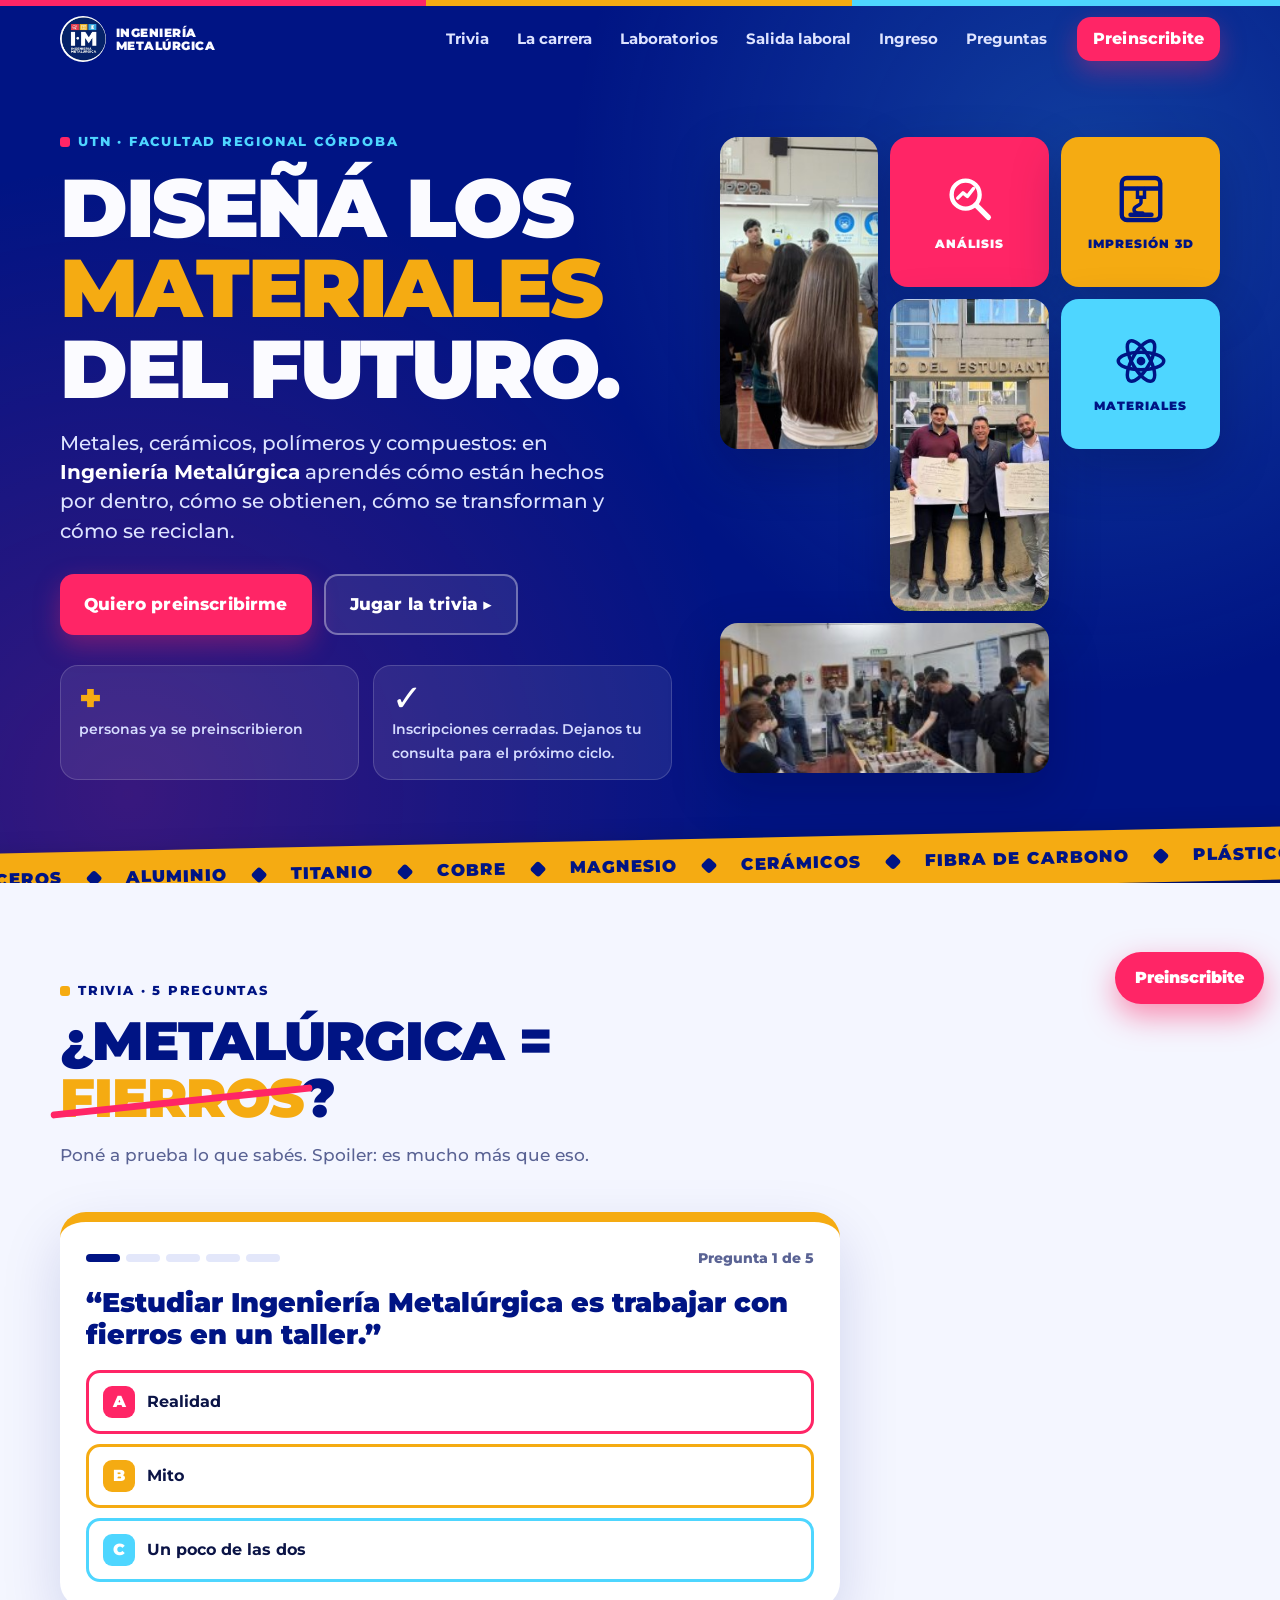
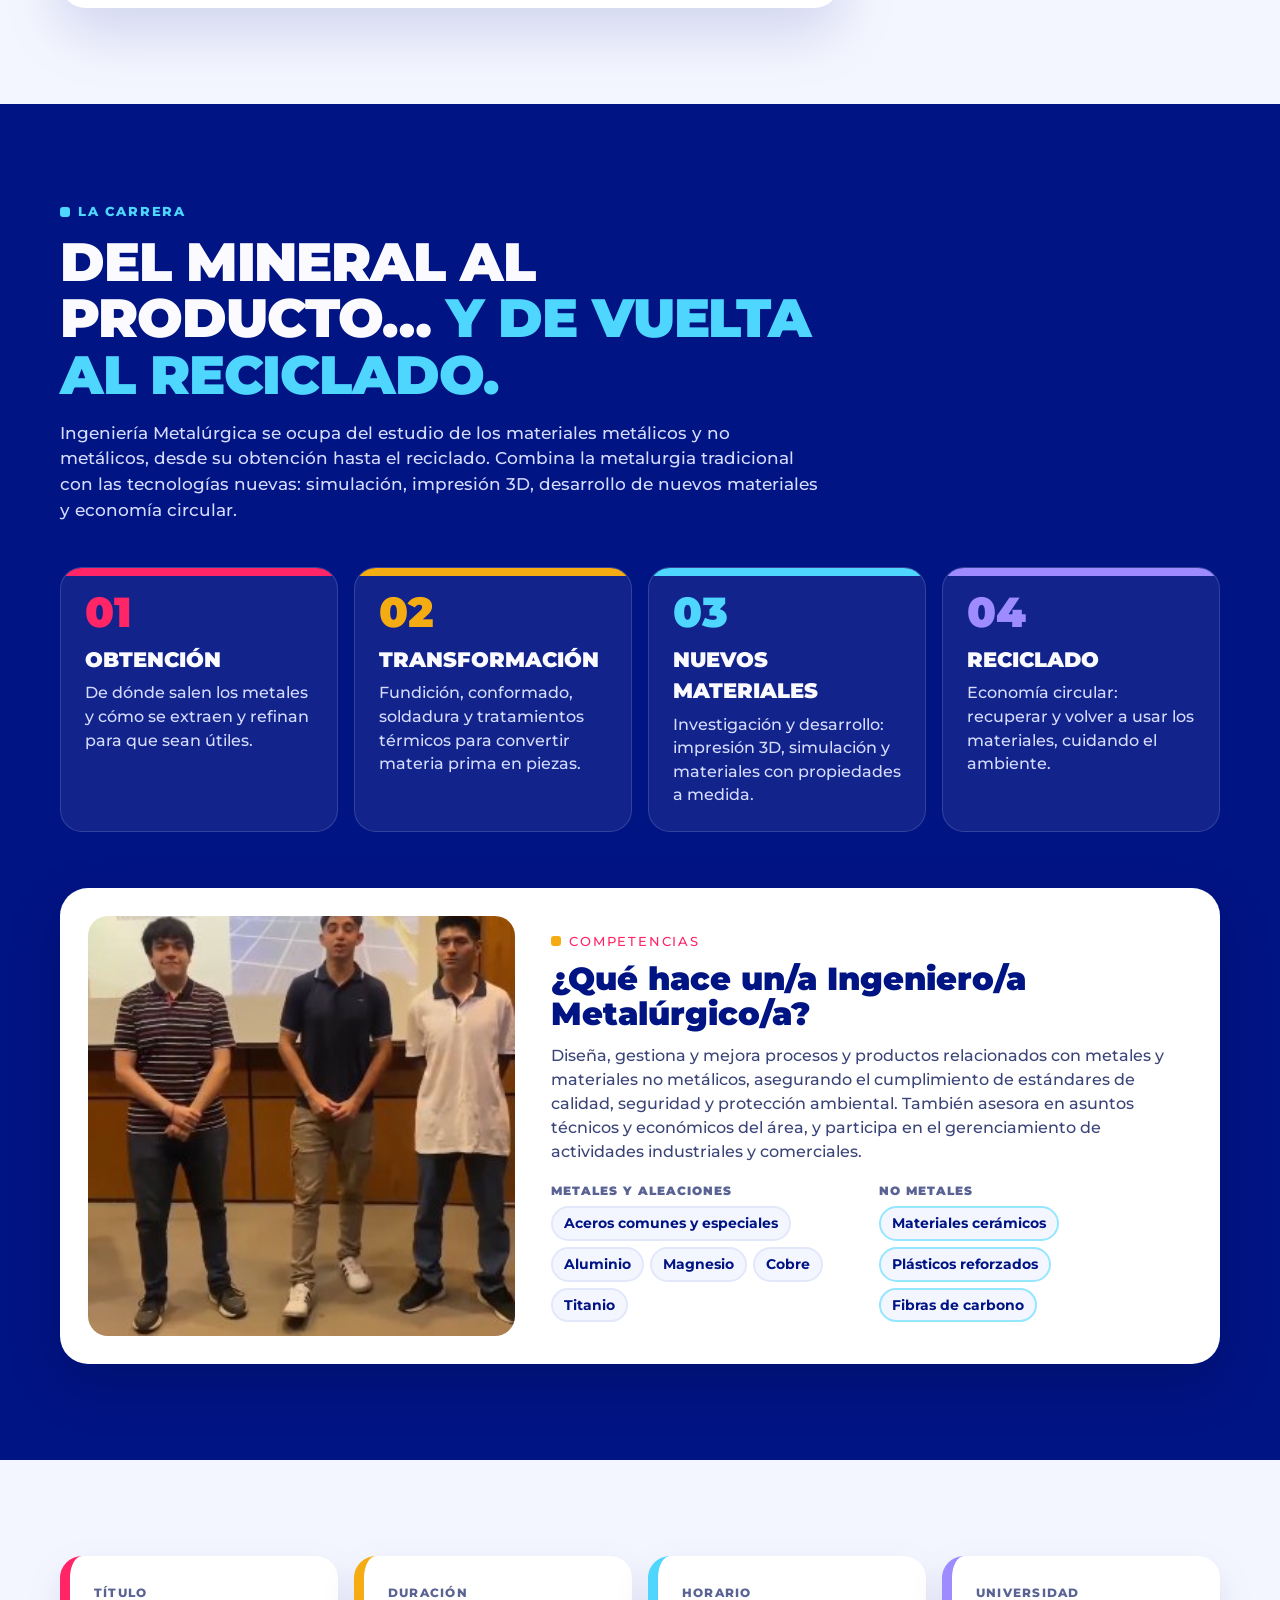
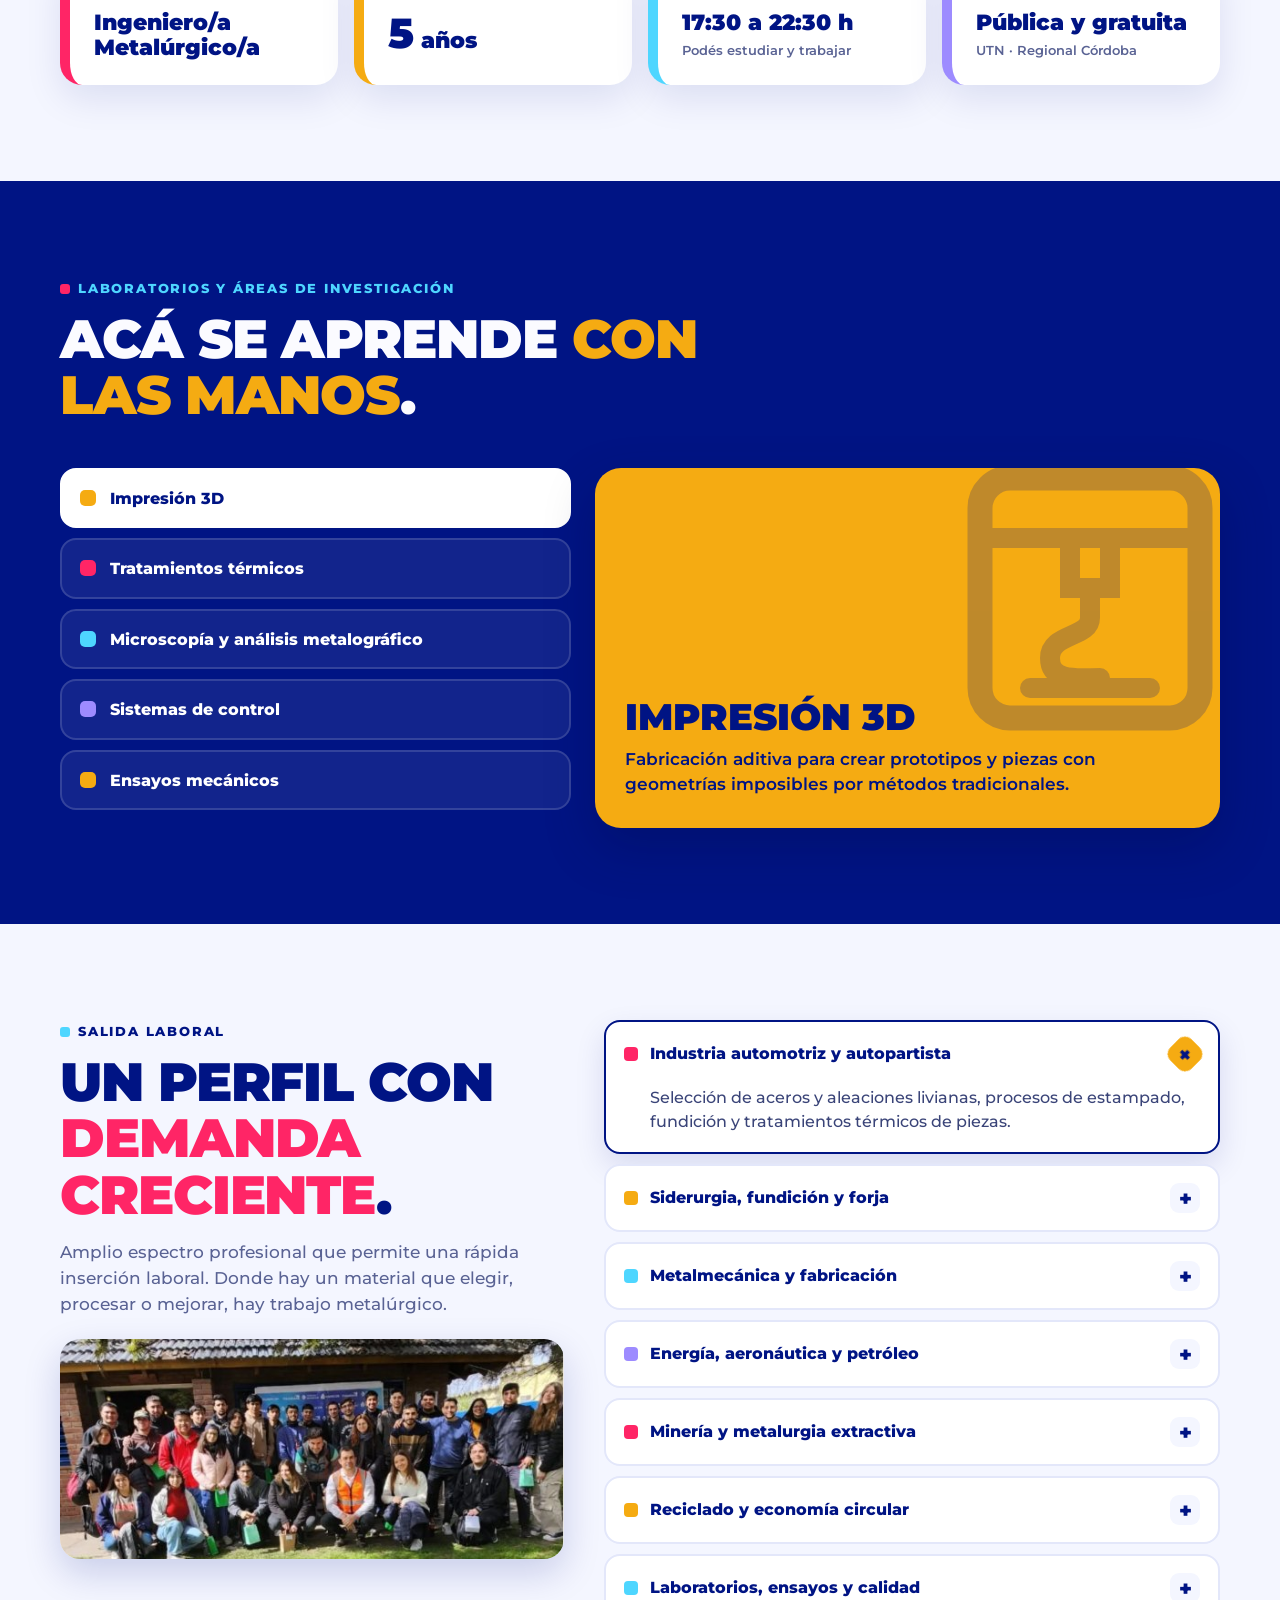
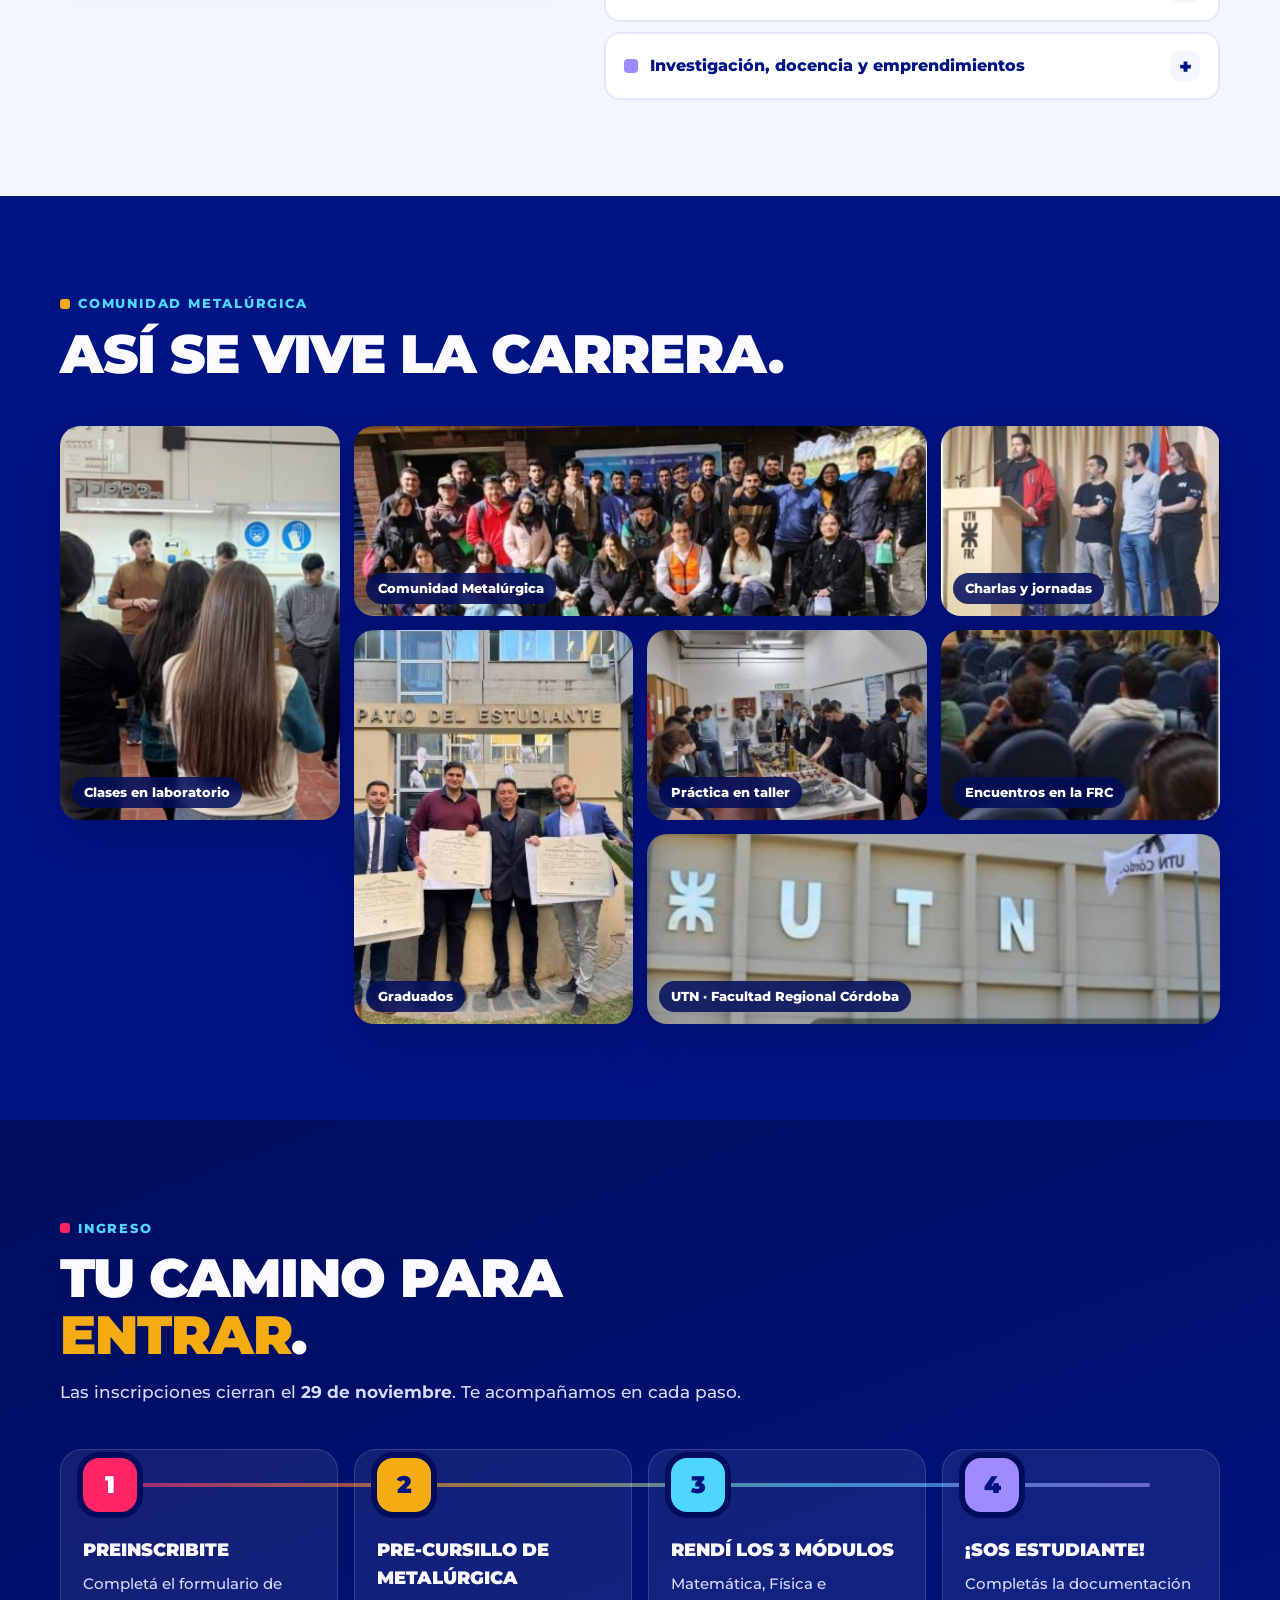
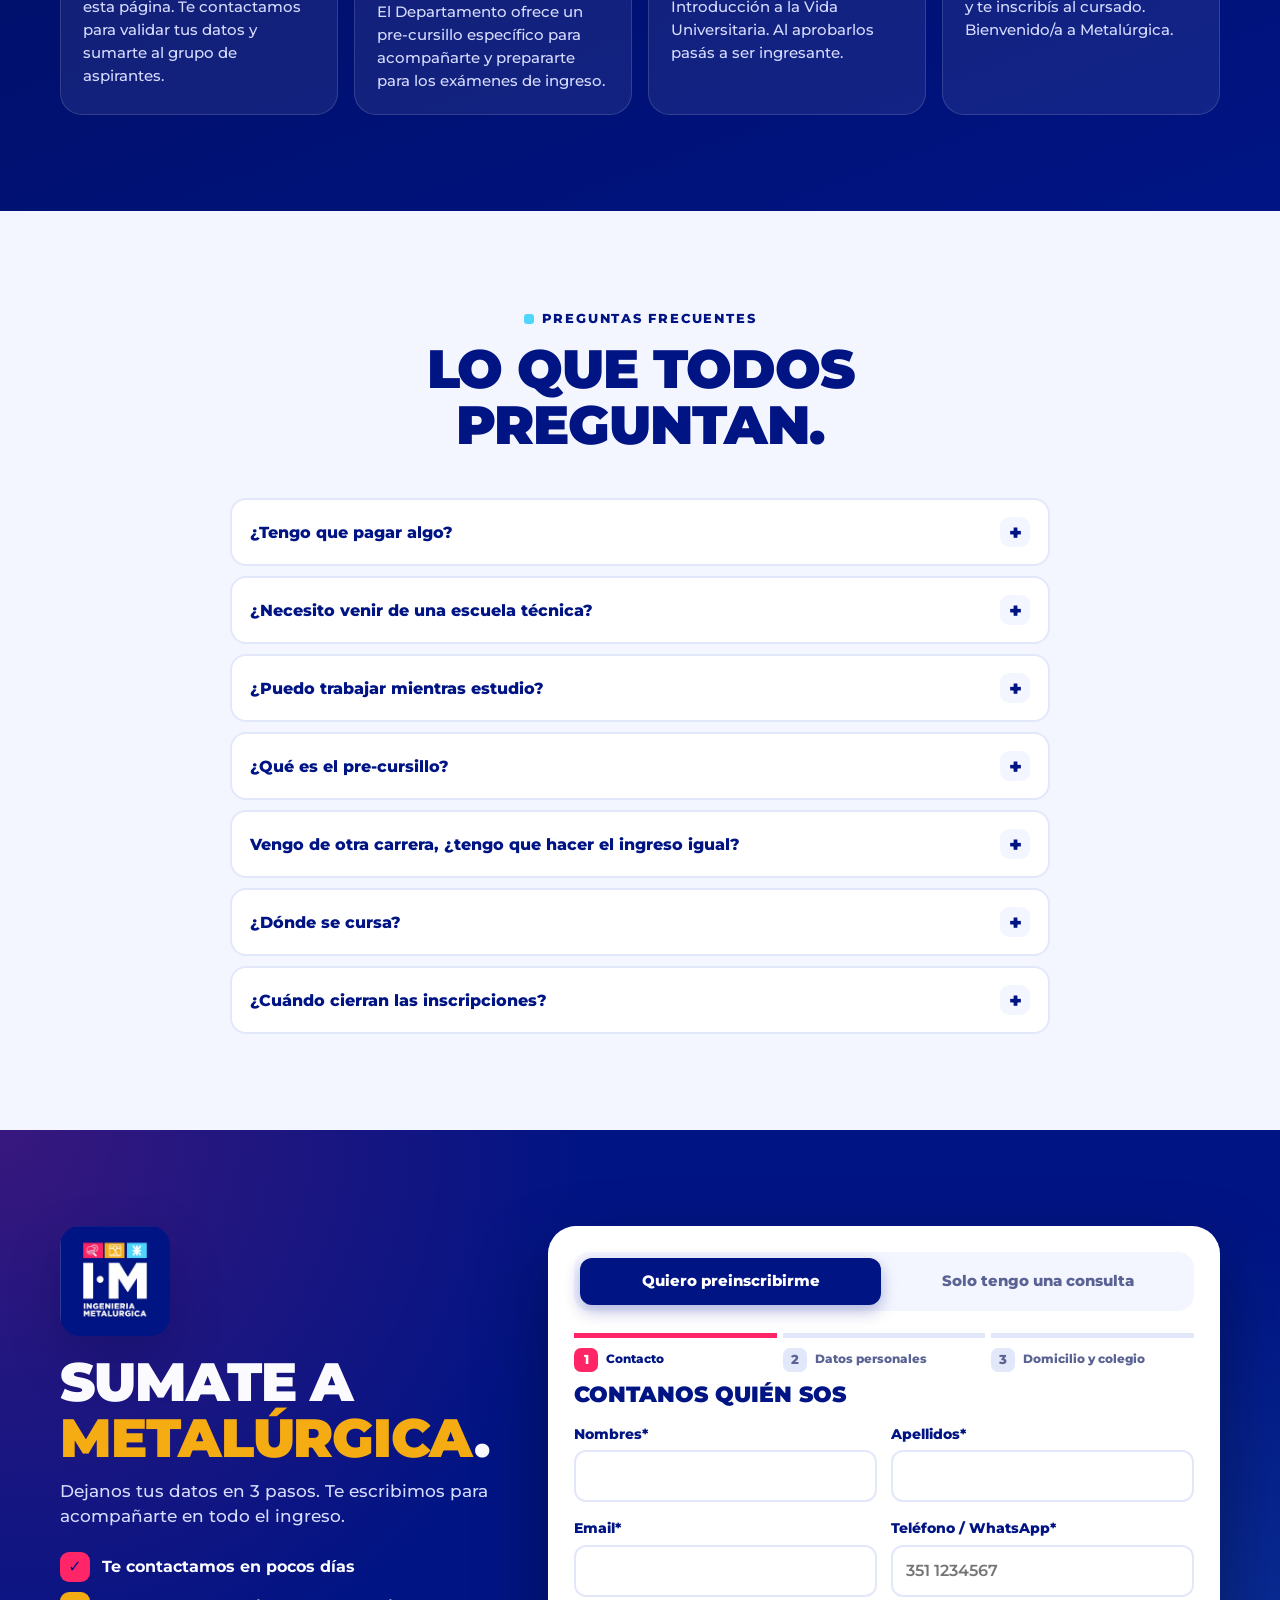
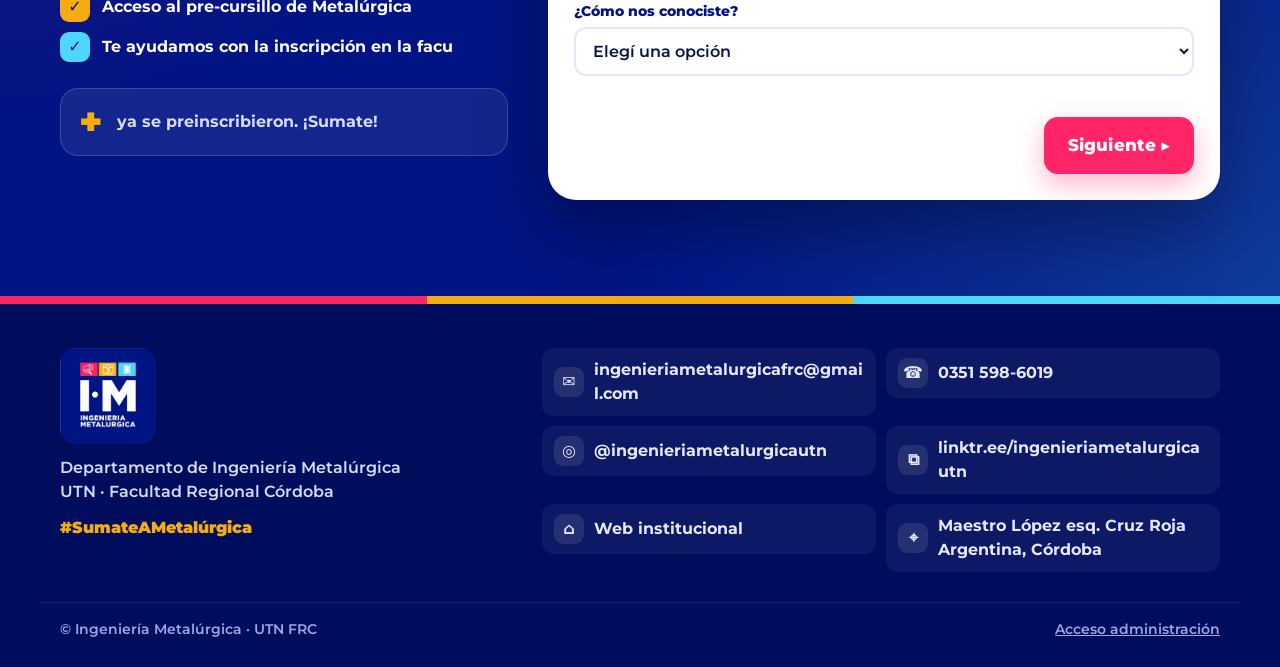
<file: index.html>
<!doctype html>
<html lang="es">
<head>
<meta charset="utf-8">
<meta name="viewport" content="width=device-width, initial-scale=1, viewport-fit=cover">
<title>Ingeniería Metalúrgica · UTN Facultad Regional Córdoba · Preinscripción</title>
<meta name="description" content="Estudiá Ingeniería Metalúrgica en la UTN Facultad Regional Córdoba. Materiales metálicos y no metálicos, impresión 3D, simulación, nuevos materiales y economía circular. Preinscribite online.">
<meta name="theme-color" content="#001484">
<meta property="og:title" content="Ingeniería Metalúrgica · UTN FRC">
<meta property="og:description" content="Diseñá los materiales del futuro. Preinscribite a Ingeniería Metalúrgica en la UTN Córdoba.">
<meta property="og:image" content="assets/img/logo.jpg">
<link rel="icon" href="assets/img/logo-redondo.png">
<link rel="preconnect" href="https://fonts.googleapis.com">
<link rel="preconnect" href="https://fonts.gstatic.com" crossorigin>
<link href="https://fonts.googleapis.com/css2?family=Montserrat:wght@500;600;700;800;900&display=swap" rel="stylesheet">
<link rel="stylesheet" href="assets/css/estilos.css">
</head>
<body>

<!-- ============ NAVEGACIÓN ============ -->
<header class="nav" id="nav">
  <div class="nav-in">
    <a href="#inicio" class="brand"><img src="assets/img/logo-redondo.png" alt=""><span>Ingeniería<br>Metalúrgica</span></a>
    <nav class="links" id="links">
      <a href="#trivia">Trivia</a>
      <a href="#carrera">La carrera</a>
      <a href="#laboratorios">Laboratorios</a>
      <a href="#salida">Salida laboral</a>
      <a href="#ingreso">Ingreso</a>
      <a href="#faq">Preguntas</a>
    </nav>
    <a href="#preinscripcion" class="btn btn-pink nav-cta">Preinscribite</a>
    <button class="burger" id="burger" aria-label="Abrir menú" aria-expanded="false"><span></span><span></span><span></span></button>
  </div>
</header>

<main>
<!-- ============ HERO ============ -->
<section class="hero" id="inicio">
  <div class="hero-in">
    <div class="hero-txt reveal">
      <p class="eyebrow"><span class="dot pink"></span>UTN · Facultad Regional Córdoba</p>
      <h1>Diseñá los <span class="hl">materiales</span> del futuro.</h1>
      <p class="lead">Metales, cerámicos, polímeros y compuestos: en <b>Ingeniería Metalúrgica</b> aprendés cómo están hechos por dentro, cómo se obtienen, cómo se transforman y cómo se reciclan.</p>
      <div class="hero-ctas">
        <a href="#preinscripcion" class="btn btn-pink btn-lg">Quiero preinscribirme</a>
        <a href="#trivia" class="btn btn-ghost btn-lg">Jugar la trivia ▸</a>
      </div>
      <div class="hero-stats">
        <div class="stat">
          <b id="contador">—</b>
          <span>personas ya se preinscribieron</span>
        </div>
        <div class="stat">
          <b id="dias">—</b>
          <span id="diasTxt">días para el cierre de inscripciones</span>
        </div>
      </div>
    </div>
    <div class="hero-mosaic reveal" aria-hidden="true">
      <div class="tile t-photo t1"><img src="assets/img/lab-clase.jpg" alt=""></div>
      <div class="tile t-pink t2">
        <svg viewBox="0 0 64 64"><circle cx="27" cy="27" r="16" fill="none" stroke="#fff" stroke-width="5"/><path d="M39 39l14 14" stroke="#fff" stroke-width="6" stroke-linecap="round"/><path d="M18 31l6-6 5 4 7-9" fill="none" stroke="#fff" stroke-width="4" stroke-linecap="round" stroke-linejoin="round"/></svg>
        <span>Análisis</span>
      </div>
      <div class="tile t-amber t3">
        <svg viewBox="0 0 64 64"><rect x="10" y="8" width="44" height="48" rx="6" fill="none" stroke="#001484" stroke-width="5"/><path d="M10 20h44" stroke="#001484" stroke-width="5"/><path d="M28 20v10h8V20M32 30v6c0 4-8 3-8 8s6 4 10 4" fill="none" stroke="#001484" stroke-width="4" stroke-linecap="round"/><path d="M20 50h24" stroke="#001484" stroke-width="5" stroke-linecap="round"/></svg>
        <span>Impresión 3D</span>
      </div>
      <div class="tile t-photo t4"><img src="assets/img/graduados.jpg" alt=""></div>
      <div class="tile t-cyan t5">
        <svg viewBox="0 0 64 64"><g fill="none" stroke="#001484" stroke-width="4"><ellipse cx="32" cy="32" rx="26" ry="10"/><ellipse cx="32" cy="32" rx="26" ry="10" transform="rotate(60 32 32)"/><ellipse cx="32" cy="32" rx="26" ry="10" transform="rotate(120 32 32)"/></g><circle cx="32" cy="32" r="5" fill="#001484"/></svg>
        <span>Materiales</span>
      </div>
      <div class="tile t-photo t6"><img src="assets/img/taller.jpg" alt=""></div>
    </div>
  </div>
  <div class="marquee" aria-hidden="true"><div class="marquee-in">
    <span>Aceros</span><i></i><span>Aluminio</span><i></i><span>Titanio</span><i></i><span>Cobre</span><i></i><span>Magnesio</span><i></i><span>Cerámicos</span><i></i><span>Fibra de carbono</span><i></i><span>Plásticos reforzados</span><i></i><span>Impresión 3D</span><i></i><span>Simulación</span><i></i><span>Reciclado</span><i></i>
    <span>Aceros</span><i></i><span>Aluminio</span><i></i><span>Titanio</span><i></i><span>Cobre</span><i></i><span>Magnesio</span><i></i><span>Cerámicos</span><i></i><span>Fibra de carbono</span><i></i><span>Plásticos reforzados</span><i></i><span>Impresión 3D</span><i></i><span>Simulación</span><i></i><span>Reciclado</span><i></i>
  </div></div>
</section>

<!-- ============ TRIVIA ============ -->
<section class="sec sec-light" id="trivia">
  <div class="wrap">
    <div class="sec-head reveal">
      <p class="eyebrow dark"><span class="dot amber"></span>Trivia · 5 preguntas</p>
      <h2>¿Metalúrgica = <span class="strike">fierros</span>?</h2>
      <p class="sec-sub">Poné a prueba lo que sabés. Spoiler: es mucho más que eso.</p>
    </div>
    <div class="quiz reveal" id="quiz">
      <div class="quiz-top"><div class="quiz-dots" id="qDots"></div><span class="quiz-n" id="qN"></span></div>
      <div id="qBody"></div>
    </div>
  </div>
</section>

<!-- ============ LA CARRERA ============ -->
<section class="sec" id="carrera">
  <div class="wrap">
    <div class="sec-head reveal">
      <p class="eyebrow"><span class="dot cyan"></span>La carrera</p>
      <h2>Del mineral al producto… <span class="hl-cyan">y de vuelta al reciclado.</span></h2>
      <p class="sec-sub light">Ingeniería Metalúrgica se ocupa del estudio de los materiales metálicos y no metálicos, desde su obtención hasta el reciclado. Combina la metalurgia tradicional con las tecnologías nuevas: simulación, impresión 3D, desarrollo de nuevos materiales y economía circular.</p>
    </div>
    <div class="cycle">
      <article class="ccard reveal" style="--c:var(--pink)"><span class="cnum">01</span><h3>Obtención</h3><p>De dónde salen los metales y cómo se extraen y refinan para que sean útiles.</p></article>
      <article class="ccard reveal" style="--c:var(--amber)"><span class="cnum">02</span><h3>Transformación</h3><p>Fundición, conformado, soldadura y tratamientos térmicos para convertir materia prima en piezas.</p></article>
      <article class="ccard reveal" style="--c:var(--cyan)"><span class="cnum">03</span><h3>Nuevos materiales</h3><p>Investigación y desarrollo: impresión 3D, simulación y materiales con propiedades a medida.</p></article>
      <article class="ccard reveal" style="--c:var(--violet)"><span class="cnum">04</span><h3>Reciclado</h3><p>Economía circular: recuperar y volver a usar los materiales, cuidando el ambiente.</p></article>
    </div>
    <div class="comp reveal">
      <div class="comp-img"><img src="assets/img/presentacion.jpg" alt="Estudiantes de Ingeniería Metalúrgica presentando un proyecto"></div>
      <div class="comp-txt">
        <p class="eyebrow"><span class="dot amber"></span>Competencias</p>
        <h3>¿Qué hace un/a Ingeniero/a Metalúrgico/a?</h3>
        <p>Diseña, gestiona y mejora procesos y productos relacionados con metales y materiales no metálicos, asegurando el cumplimiento de estándares de calidad, seguridad y protección ambiental. También asesora en asuntos técnicos y económicos del área, y participa en el gerenciamiento de actividades industriales y comerciales.</p>
        <div class="mats">
          <div><b>Metales y aleaciones</b><span>Aceros comunes y especiales</span><span>Aluminio</span><span>Magnesio</span><span>Cobre</span><span>Titanio</span></div>
          <div><b>No metales</b><span>Materiales cerámicos</span><span>Plásticos reforzados</span><span>Fibras de carbono</span></div>
        </div>
      </div>
    </div>
  </div>
</section>

<!-- ============ DATOS ============ -->
<section class="sec sec-light" id="datos">
  <div class="wrap">
    <div class="facts">
      <div class="fact reveal" style="--c:var(--pink)"><span class="fk">Título</span><b>Ingeniero/a Metalúrgico/a</b></div>
      <div class="fact reveal" style="--c:var(--amber)"><span class="fk">Duración</span><b><span class="big">5</span> años</b></div>
      <div class="fact reveal" style="--c:var(--cyan)"><span class="fk">Horario</span><b>17:30 a 22:30 h</b><small>Podés estudiar y trabajar</small></div>
      <div class="fact reveal" style="--c:var(--violet)"><span class="fk">Universidad</span><b>Pública y gratuita</b><small>UTN · Regional Córdoba</small></div>
    </div>
  </div>
</section>

<!-- ============ LABORATORIOS ============ -->
<section class="sec" id="laboratorios">
  <div class="wrap">
    <div class="sec-head reveal">
      <p class="eyebrow"><span class="dot pink"></span>Laboratorios y áreas de investigación</p>
      <h2>Acá se aprende <span class="hl">con las manos</span>.</h2>
    </div>
    <div class="labs">
      <div class="labs-list reveal" role="tablist" id="labsList">
        <button class="lab on" data-i="0" role="tab" aria-selected="true"><i style="--c:var(--amber)"></i>Impresión 3D</button>
        <button class="lab" data-i="1" role="tab"><i style="--c:var(--pink)"></i>Tratamientos térmicos</button>
        <button class="lab" data-i="2" role="tab"><i style="--c:var(--cyan)"></i>Microscopía y análisis metalográfico</button>
        <button class="lab" data-i="3" role="tab"><i style="--c:var(--violet)"></i>Sistemas de control</button>
        <button class="lab" data-i="4" role="tab"><i style="--c:var(--amber)"></i>Ensayos mecánicos</button>
      </div>
      <div class="lab-view reveal" id="labView" role="tabpanel" aria-live="polite">
        <span id="labIcon"></span>
        <div id="labCap"><h3 id="labT"></h3><p id="labP"></p></div>
      </div>
    </div>
  </div>
</section>

<!-- ============ SALIDA LABORAL ============ -->
<section class="sec sec-light" id="salida">
  <div class="wrap two">
    <div class="sec-head reveal sticky">
      <p class="eyebrow dark"><span class="dot cyan"></span>Salida laboral</p>
      <h2>Un perfil con <span class="hl-pink">demanda creciente</span>.</h2>
      <p class="sec-sub">Amplio espectro profesional que permite una rápida inserción laboral. Donde hay un material que elegir, procesar o mejorar, hay trabajo metalúrgico.</p>
      <img class="side-photo" src="assets/img/grupo-visita.jpg" alt="Grupo de estudiantes de Ingeniería Metalúrgica">
    </div>
    <div class="acc reveal" id="accSalida">
      <details open><summary><i style="--c:var(--pink)"></i>Industria automotriz y autopartista</summary><p>Selección de aceros y aleaciones livianas, procesos de estampado, fundición y tratamientos térmicos de piezas.</p></details>
      <details><summary><i style="--c:var(--amber)"></i>Siderurgia, fundición y forja</summary><p>Producción y control de aceros y metales no ferrosos, diseño de moldes y procesos de colada.</p></details>
      <details><summary><i style="--c:var(--cyan)"></i>Metalmecánica y fabricación</summary><p>Mejora de procesos de conformado, soldadura, mecanizado y recubrimientos.</p></details>
      <details><summary><i style="--c:var(--violet)"></i>Energía, aeronáutica y petróleo</summary><p>Materiales que trabajan en condiciones extremas: alta temperatura, presión y corrosión.</p></details>
      <details><summary><i style="--c:var(--pink)"></i>Minería y metalurgia extractiva</summary><p>Obtención y refinación de metales a partir de minerales y concentrados.</p></details>
      <details><summary><i style="--c:var(--amber)"></i>Reciclado y economía circular</summary><p>Recuperación de metales de chatarra y residuos electrónicos, con menor consumo de energía.</p></details>
      <details><summary><i style="--c:var(--cyan)"></i>Laboratorios, ensayos y calidad</summary><p>Ensayos mecánicos, metalografía, análisis de falla y certificación de normas.</p></details>
      <details><summary><i style="--c:var(--violet)"></i>Investigación, docencia y emprendimientos</summary><p>Desarrollo de nuevos materiales, asesoramiento técnico-económico y proyectos propios.</p></details>
    </div>
  </div>
</section>

<!-- ============ GALERÍA ============ -->
<section class="sec" id="vida">
  <div class="wrap">
    <div class="sec-head reveal">
      <p class="eyebrow"><span class="dot amber"></span>Comunidad Metalúrgica</p>
      <h2>Así se vive la carrera.</h2>
    </div>
    <div class="gallery">
      <figure class="g1 reveal"><img src="assets/img/lab-clase.jpg" alt="Clase en el laboratorio"><figcaption>Clases en laboratorio</figcaption></figure>
      <figure class="g2 reveal"><img src="assets/img/grupo-visita.jpg" alt="Grupo de estudiantes"><figcaption>Comunidad Metalúrgica</figcaption></figure>
      <figure class="g3 reveal"><img src="assets/img/charla.jpg" alt="Charla en la UTN FRC"><figcaption>Charlas y jornadas</figcaption></figure>
      <figure class="g4 reveal"><img src="assets/img/graduados.jpg" alt="Graduados con sus diplomas"><figcaption>Graduados</figcaption></figure>
      <figure class="g5 reveal"><img src="assets/img/taller.jpg" alt="Práctica en taller"><figcaption>Práctica en taller</figcaption></figure>
      <figure class="g6 reveal"><img src="assets/img/auditorio.jpg" alt="Auditorio de la facultad"><figcaption>Encuentros en la FRC</figcaption></figure>
      <figure class="g7 reveal"><img src="assets/img/facultad.jpg" alt="Edificio de la UTN Facultad Regional Córdoba"><figcaption>UTN · Facultad Regional Córdoba</figcaption></figure>
    </div>
  </div>
</section>

<!-- ============ INGRESO ============ -->
<section class="sec sec-navy2" id="ingreso">
  <div class="wrap">
    <div class="sec-head reveal">
      <p class="eyebrow"><span class="dot pink"></span>Ingreso</p>
      <h2>Tu camino para <span class="hl">entrar</span>.</h2>
      <p class="sec-sub light">Las inscripciones cierran el <b id="cierreTxt">29 de noviembre</b>. Te acompañamos en cada paso.</p>
    </div>
    <ol class="steps">
      <li class="step reveal" style="--c:var(--pink)"><span>1</span><h3>Preinscribite</h3><p>Completá el formulario de esta página. Te contactamos para validar tus datos y sumarte al grupo de aspirantes.</p></li>
      <li class="step reveal" style="--c:var(--amber)"><span>2</span><h3>Pre-cursillo de Metalúrgica</h3><p>El Departamento ofrece un pre-cursillo específico para acompañarte y prepararte para los exámenes de ingreso.</p></li>
      <li class="step reveal" style="--c:var(--cyan)"><span>3</span><h3>Rendí los 3 módulos</h3><p>Matemática, Física e Introducción a la Vida Universitaria. Al aprobarlos pasás a ser ingresante.</p></li>
      <li class="step reveal" style="--c:var(--violet)"><span>4</span><h3>¡Sos estudiante!</h3><p>Completás la documentación y te inscribís al cursado. Bienvenido/a a Metalúrgica.</p></li>
    </ol>
  </div>
</section>

<!-- ============ FAQ ============ -->
<section class="sec sec-light" id="faq">
  <div class="wrap narrow">
    <div class="sec-head reveal center">
      <p class="eyebrow dark"><span class="dot cyan"></span>Preguntas frecuentes</p>
      <h2>Lo que todos preguntan.</h2>
    </div>
    <div class="acc acc-faq reveal">
      <details><summary>¿Tengo que pagar algo?</summary><p>No. La UTN es una universidad pública y la carrera de grado es gratuita.</p></details>
      <details><summary>¿Necesito venir de una escuela técnica?</summary><p>No. Muchos estudiantes vienen de secundarios no técnicos. El pre-cursillo y el cursillo de ingreso están pensados para que todos lleguen con las bases necesarias.</p></details>
      <details><summary>¿Puedo trabajar mientras estudio?</summary><p>El cursado es de 17:30 a 22:30 h, un horario que muchos estudiantes combinan con su trabajo.</p></details>
      <details><summary>¿Qué es el pre-cursillo?</summary><p>Es un acompañamiento específico que ofrece el Departamento de Ingeniería Metalúrgica a sus aspirantes, para prepararlos para los módulos de ingreso.</p></details>
      <details><summary>Vengo de otra carrera, ¿tengo que hacer el ingreso igual?</summary><p>Depende de tu situación: en algunos casos el ingreso puede aprobarse por equivalencia. Escribinos y lo revisamos con vos.</p></details>
      <details><summary>¿Dónde se cursa?</summary><p>En la UTN Facultad Regional Córdoba, Maestro López esq. Cruz Roja Argentina, Ciudad Universitaria, Córdoba.</p></details>
      <details><summary>¿Cuándo cierran las inscripciones?</summary><p>El <b class="cierre-inline">29 de noviembre</b>. No lo dejes para último momento: preinscribite y te ayudamos con todo el trámite.</p></details>
    </div>
  </div>
</section>

<!-- ============ FORMULARIO ============ -->
<section class="sec form-sec" id="preinscripcion">
  <div class="wrap form-wrap">
    <aside class="form-side reveal">
      <img src="assets/img/logo.jpg" alt="Ingeniería Metalúrgica UTN" class="form-logo">
      <h2>Sumate a <span class="hl">Metalúrgica</span>.</h2>
      <p>Dejanos tus datos en 3 pasos. Te escribimos para acompañarte en todo el ingreso.</p>
      <ul class="perks">
        <li><i style="--c:var(--pink)">✓</i>Te contactamos en pocos días</li>
        <li><i style="--c:var(--amber)">✓</i>Acceso al pre-cursillo de Metalúrgica</li>
        <li><i style="--c:var(--cyan)">✓</i>Te ayudamos con la inscripción en la facu</li>
      </ul>
      <div class="side-count"><b id="contador2">—</b><span>ya se preinscribieron. ¡Sumate!</span></div>
    </aside>

    <div class="form-card reveal" id="formCard">
      <div class="modes" role="tablist">
        <button class="mode on" data-mode="pre" role="tab" aria-selected="true">Quiero preinscribirme</button>
        <button class="mode" data-mode="consulta" role="tab" aria-selected="false">Solo tengo una consulta</button>
      </div>

      <form id="form" novalidate>
        <input type="text" name="website" id="website" tabindex="-1" autocomplete="off" class="hp" aria-hidden="true">
        <div class="progress" id="progress"><div class="pstep on"><span>1</span>Contacto</div><div class="pstep"><span>2</span>Datos personales</div><div class="pstep"><span>3</span>Domicilio y colegio</div></div>

        <!-- Paso 1 -->
        <fieldset class="fstep on" data-step="1">
          <legend>Contanos quién sos</legend>
          <div class="grid2">
            <label>Nombres*<input name="nombres" required autocomplete="given-name"></label>
            <label>Apellidos*<input name="apellidos" required autocomplete="family-name"></label>
            <label>Email*<input name="email" type="email" required autocomplete="email" inputmode="email"></label>
            <label>Teléfono / WhatsApp*<input name="telefono" type="tel" required autocomplete="tel" inputmode="tel" placeholder="351 1234567"></label>
          </div>
          <label>¿Cómo nos conociste?
            <select name="origen">
              <option value="">Elegí una opción</option>
              <option>Instagram / redes</option><option>Charla en mi colegio</option><option>Prácticas universitarias</option>
              <option>Feria o evento</option><option>Amigo/a o familiar</option><option>Web de la UTN</option><option>Otro</option>
            </select>
          </label>
          <label class="only-consulta">Tu consulta*<textarea name="consulta" rows="4" placeholder="Escribinos lo que quieras saber"></textarea></label>
        </fieldset>

        <!-- Paso 2 -->
        <fieldset class="fstep" data-step="2">
          <legend>Datos para la inscripción</legend>
          <p class="hint">Son los mismos que pide la facultad: así te ayudamos a completar el trámite.</p>
          <div class="grid2">
            <label>DNI*<input name="dni" inputmode="numeric" required placeholder="Sin puntos"></label>
            <label>CUIL*<input name="cuil" inputmode="numeric" required placeholder="20-12345678-3"></label>
            <label>Fecha de nacimiento*<input name="nacimiento" type="date" required></label>
            <label>Estado civil*
              <select name="estadoCivil" required><option value="">Elegí</option><option>Soltero/a</option><option>Casado/a</option><option>Separado/a</option><option>Divorciado/a</option><option>Viudo/a</option><option>Unión de hecho</option><option>Unión civil</option></select>
            </label>
            <label>Nacionalidad*
              <select name="nacionalidad" required><option value="">Elegí</option><option>Nativo</option><option>Extranjero</option><option>Extranjero temporal</option><option>Naturalizado</option><option>Por opción</option></select>
            </label>
            <label>País*<input name="pais" required value="Argentina" autocomplete="country-name"></label>
          </div>
        </fieldset>

        <!-- Paso 3 -->
        <fieldset class="fstep" data-step="3">
          <legend>Dónde vivís y estudiás</legend>
          <div class="grid2">
            <label class="span2">Dirección*<input name="direccion" required autocomplete="street-address" placeholder="Calle y número"></label>
            <label>Barrio*<input name="barrio" required></label>
            <label>Localidad*<input name="localidad" required autocomplete="address-level2"></label>
            <label>Provincia*<input name="provincia" required value="Córdoba" autocomplete="address-level1"></label>
            <label>Código postal*<input name="cp" required inputmode="numeric" autocomplete="postal-code"></label>
            <label class="span2">Colegio secundario*<input name="colegio" required placeholder="Nombre del colegio"></label>
            <label>¿Es secundario técnico?
              <select name="tecnico"><option value="">Elegí</option><option>Sí</option><option>No</option></select>
            </label>
            <label>Secundario
              <select name="egreso"><option value="">Elegí</option><option>Estoy cursando el último año</option><option>Ya terminé</option><option>Adeudo materias</option></select>
            </label>
          </div>
          <label>¿Querés contarnos algo más? <span class="opt">(opcional)</span><textarea name="consultaPre" rows="3" placeholder="Dudas, si venís de otra carrera, etc."></textarea></label>
          <label class="check"><input type="checkbox" name="acepto" required> Acepto que el Departamento de Ingeniería Metalúrgica de la UTN FRC use mis datos para contactarme sobre el ingreso.</label>
        </fieldset>

        <p class="ferr" id="ferr" role="alert"></p>
        <div class="factions">
          <button type="button" class="btn btn-ghost-dark" id="bBack" hidden>◂ Atrás</button>
          <button type="button" class="btn btn-pink btn-lg" id="bNext">Siguiente ▸</button>
        </div>
      </form>

      <div class="done" id="done" hidden>
        <div class="done-badge">✓</div>
        <h3 id="doneT">¡Listo! Ya estás adentro.</h3>
        <p id="doneP">Te enviamos un email de confirmación. En breve te contactamos.</p>
        <div class="done-count"><b id="contador3">—</b><span>preinscriptos y contando</span></div>
        <a class="btn btn-pink" href="https://www.instagram.com/ingenieriametalurgicautn/" target="_blank" rel="noopener">Seguinos en Instagram</a>
      </div>
    </div>
  </div>
</section>
</main>

<!-- ============ CONTACTO ============ -->
<footer class="foot" id="contacto">
  <div class="stripe"><span></span><span></span><span></span></div>
  <div class="wrap foot-in">
    <div class="foot-brand">
      <img src="assets/img/logo.jpg" alt="Ingeniería Metalúrgica UTN">
      <p>Departamento de Ingeniería Metalúrgica<br>UTN · Facultad Regional Córdoba</p>
      <p class="tag">#SumateAMetalúrgica</p>
    </div>
    <ul class="foot-links">
      <li><a href="mailto:ingenieriametalurgicafrc@gmail.com"><i>✉</i>ingenieriametalurgicafrc@gmail.com</a></li>
      <li><a href="tel:+543515986019"><i>☎</i>0351 598-6019</a></li>
      <li><a href="https://www.instagram.com/ingenieriametalurgicautn/" target="_blank" rel="noopener"><i>◎</i>@ingenieriametalurgicautn</a></li>
      <li><a href="https://linktr.ee/ingenieriametalurgicautn" target="_blank" rel="noopener"><i>⧉</i>linktr.ee/ingenieriametalurgicautn</a></li>
      <li><a href="https://www.institucional.frc.utn.edu.ar/metalurgica/" target="_blank" rel="noopener"><i>⌂</i>Web institucional</a></li>
      <li><a href="https://www.google.com/maps/search/?api=1&query=UTN+Facultad+Regional+C%C3%B3rdoba+Maestro+L%C3%B3pez+y+Cruz+Roja+Argentina" target="_blank" rel="noopener"><i>⌖</i>Maestro López esq. Cruz Roja Argentina, Córdoba</a></li>
    </ul>
  </div>
  <div class="wrap foot-bottom"><span>© Ingeniería Metalúrgica · UTN FRC</span><a href="admin.html">Acceso administración</a></div>
</footer>

<a href="#preinscripcion" class="fab" id="fab">Preinscribite</a>

<script src="assets/js/config.js"></script>
<script src="assets/js/sitio.js"></script>
</body>
</html>
</file>
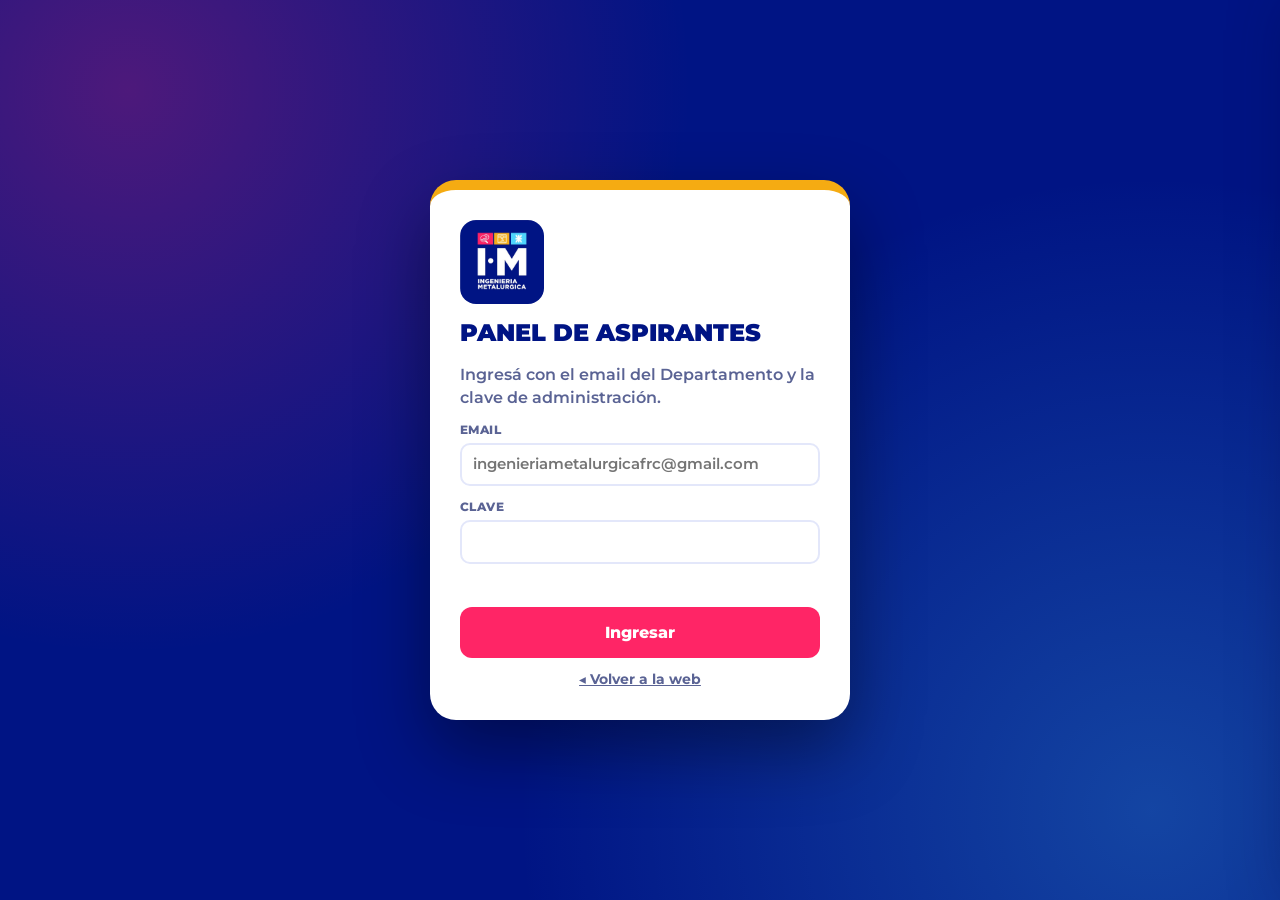
<file: admin.html>
<!doctype html>
<html lang="es">
<head>
<meta charset="utf-8">
<meta name="viewport" content="width=device-width, initial-scale=1">
<meta name="robots" content="noindex, nofollow">
<title>Panel de aspirantes · Ingeniería Metalúrgica UTN FRC</title>
<meta name="theme-color" content="#001484">
<link rel="icon" href="assets/img/logo-redondo.png">
<link rel="preconnect" href="https://fonts.googleapis.com">
<link rel="preconnect" href="https://fonts.gstatic.com" crossorigin>
<link href="https://fonts.googleapis.com/css2?family=Montserrat:wght@500;600;700;800;900&display=swap" rel="stylesheet">
<link rel="stylesheet" href="assets/css/admin.css">
</head>
<body>

<!-- ============ LOGIN ============ -->
<section id="login" class="login">
  <form class="login-card" id="loginForm">
    <img src="assets/img/logo.jpg" alt="Ingeniería Metalúrgica UTN">
    <h1>Panel de aspirantes</h1>
    <p>Ingresá con el email del Departamento y la clave de administración.</p>
    <label>Email<input id="lEmail" type="email" autocomplete="username" required placeholder="ingenieriametalurgicafrc@gmail.com"></label>
    <label>Clave<input id="lClave" type="password" autocomplete="current-password" required></label>
    <p class="lerr" id="lErr" role="alert"></p>
    <button class="btn btn-pink" id="lBtn" type="submit">Ingresar</button>
    <a href="index.html" class="back">◂ Volver a la web</a>
  </form>
</section>

<!-- ============ PANEL ============ -->
<div id="app" hidden>
  <header class="top">
    <div class="top-in">
      <img src="assets/img/logo-redondo.png" alt="">
      <div class="ttl">Panel de aspirantes<span>Ingeniería Metalúrgica · UTN FRC</span></div>
      <div class="sp"></div>
      <span class="sync" id="sync">Actualizado</span>
      <button class="btn btn-ghost" id="bRefresh">↻ Actualizar</button>
      <button class="btn btn-ghost" id="bCsv">⬇ Exportar</button>
      <button class="btn btn-ghost" id="bOut">Salir</button>
    </div>
  </header>

  <main class="main">
    <!-- KPIs -->
    <section class="kpis" id="kpis"></section>

    <section class="row3">
      <div class="panel">
        <h2>Embudo de ingreso</h2>
        <div id="funnel"></div>
      </div>
      <div class="panel">
        <h2>¿Cómo nos conocieron?</h2>
        <div id="origen"></div>
      </div>
      <div class="panel">
        <h2>Seguimientos pendientes</h2>
        <div id="agenda" class="agenda"></div>
      </div>
    </section>

    <!-- Listado -->
    <section class="panel list">
      <div class="list-head">
        <div class="chips" id="chips"></div>
        <div class="filters">
          <input id="q" type="search" placeholder="Buscar por nombre, DNI, email, colegio…">
          <select id="fTipo"><option value="">Todos los tipos</option><option>Preinscripción</option><option>Consulta</option></select>
          <select id="fSit"><option value="">Todas las situaciones</option></select>
          <label class="tog"><input type="checkbox" id="fPend"> Solo con seguimiento vencido</label>
        </div>
      </div>
      <div class="table-wrap">
        <table class="tbl">
          <thead><tr>
            <th data-sort="Apellidos">Persona</th><th>Contacto</th><th data-sort="Estado">Estado</th><th data-sort="Situación">Situación</th>
            <th>Requisitos</th><th data-sort="Próximo contacto">Próximo contacto</th><th data-sort="Fecha">Ingresó</th>
          </tr></thead>
          <tbody id="tbody"></tbody>
        </table>
        <p class="empty" id="empty" hidden>No hay registros con esos filtros.</p>
      </div>
    </section>
  </main>
</div>

<!-- ============ FICHA (panel lateral) ============ -->
<div class="scrim" id="scrim" hidden></div>
<aside class="drawer" id="drawer" aria-hidden="true">
  <div class="d-head">
    <div>
      <p class="d-id" id="dId"></p>
      <h2 id="dName"></h2>
      <p class="d-meta" id="dMeta"></p>
    </div>
    <button class="x" id="dClose" aria-label="Cerrar">✕</button>
  </div>
  <div class="d-quick" id="dQuick"></div>
  <div class="d-body">
    <section class="d-sec">
      <h3>Condición</h3>
      <div class="pipe" id="dPipe"></div>
      <p class="pipe-hint" id="dPipeHint"></p>
      <label>Situación<select id="dSit"></select></label>
    </section>

    <section class="d-sec">
      <h3>Requisitos <span class="req-count" id="dReqCount"></span></h3>
      <div class="req-bar"><div id="dReqBar"></div></div>
      <div id="dReqs"></div>
      <div class="grid3">
        <label>Legajo SysAcad<input id="dLegajo" inputmode="numeric"></label>
        <label>Próximo contacto<input id="dProx" type="date"></label>
      </div>
      <label>Observaciones<textarea id="dObs" rows="3"></textarea></label>
      <div class="d-save"><span id="dDirty"></span><button class="btn btn-pink" id="dSave">Guardar cambios</button></div>
    </section>

    <section class="d-sec">
      <h3>Registrar seguimiento</h3>
      <div class="acts" id="dActs"></div>
      <textarea id="lDet" rows="2" placeholder="¿Qué pasó? Ej.: le escribí por WhatsApp, quedó en venir al pre-cursillo."></textarea>
      <div class="grid3">
        <label>Próximo contacto<input id="lProx" type="date"></label>
        <div class="d-save end"><button class="btn btn-navy" id="lSave">Registrar</button></div>
      </div>
      <ol class="timeline" id="dLog"></ol>
    </section>

    <details class="d-sec d-data">
      <summary>Datos personales</summary>
      <div class="grid2" id="dData"></div>
      <div class="d-save"><button class="btn btn-ghost-dark" id="dSaveData">Guardar datos</button></div>
    </details>
  </div>
</aside>

<div class="toast" id="toast"></div>

<script src="assets/js/config.js"></script>
<script src="assets/js/admin.js"></script>
</body>
</html>
</file>
<file: assets/css/estilos.css>
/* Ingeniería Metalúrgica · UTN FRC — estilos de la web pública */
:root{
  --navy:#001484; --navy-2:#0A22A0; --navy-3:#000D5C;
  --pink:#FF2566; --amber:#F5AB12; --cyan:#4ED6FF; --violet:#9D8BFF; --green:#12B76A;
  --ink:#0B1446; --muted:#5A6394; --soft:#D6DCFF; --light:#F4F6FF; --white:#FBFBFF; --line:#E3E7FA;
  --r:22px; --shadow:0 20px 50px rgba(0,8,60,.25);
}
*{box-sizing:border-box;margin:0;padding:0}
[hidden]{display:none!important}
html{scroll-behavior:smooth;scroll-padding-top:84px}
body{font-family:Montserrat,system-ui,-apple-system,"Segoe UI",sans-serif;background:var(--navy);color:var(--white);line-height:1.5;-webkit-font-smoothing:antialiased;overflow-x:hidden}
img{max-width:100%;display:block}
a{color:inherit}
button,input,select,textarea{font:inherit}
button{cursor:pointer}
.wrap{max-width:1200px;margin:0 auto;padding:0 20px}
.wrap.narrow{max-width:860px}

/* Botones */
.btn{display:inline-flex;align-items:center;justify-content:center;gap:8px;border:0;border-radius:14px;padding:13px 20px;font-weight:800;text-decoration:none;letter-spacing:.01em;transition:transform .15s, box-shadow .2s, background .2s}
.btn:hover{transform:translateY(-2px)}
.btn:active{transform:translateY(0)}
.btn-lg{padding:16px 24px;font-size:1.05rem}
.btn-pink{background:var(--pink);color:#fff;box-shadow:0 10px 26px rgba(255,37,102,.35)}
.btn-pink:hover{box-shadow:0 14px 32px rgba(255,37,102,.5)}
.btn-ghost{background:rgba(255,255,255,.08);color:#fff;border:2px solid rgba(255,255,255,.35)}
.btn-ghost:hover{background:rgba(255,255,255,.16)}
.btn-ghost-dark{background:var(--light);color:var(--navy);border:2px solid var(--line)}
.btn:disabled{opacity:.5;cursor:default;transform:none}

/* Navegación */
.nav{position:fixed;inset:0 0 auto 0;z-index:50;transition:background .3s, box-shadow .3s}
.nav.solid{background:rgba(0,13,92,.92);backdrop-filter:blur(10px);box-shadow:0 6px 24px rgba(0,0,0,.25)}
.nav::before{content:"";display:block;height:6px;background:linear-gradient(90deg,var(--pink) 0 33.3%,var(--amber) 33.3% 66.6%,var(--cyan) 66.6%)}
.nav-in{max-width:1200px;margin:0 auto;padding:10px 20px;display:flex;align-items:center;gap:18px}
.brand{display:flex;align-items:center;gap:10px;text-decoration:none;font-weight:900;text-transform:uppercase;font-size:.78rem;line-height:1.05;letter-spacing:.04em}
.brand img{width:46px;height:46px;border-radius:50%}
.links{display:flex;gap:4px;margin-left:auto}
.links a{text-decoration:none;font-weight:700;font-size:.92rem;padding:8px 12px;border-radius:10px;color:#DDE3FF}
.links a:hover,.links a.on{background:rgba(255,255,255,.12);color:#fff}
.nav-cta{padding:10px 16px}
.burger{display:none;margin-left:auto;background:none;border:0;width:44px;height:44px;flex-direction:column;justify-content:center;gap:6px;align-items:center}
.burger span{width:24px;height:3px;border-radius:3px;background:#fff;transition:transform .2s, opacity .2s}
.burger[aria-expanded="true"] span:nth-child(1){transform:translateY(9px) rotate(45deg)}
.burger[aria-expanded="true"] span:nth-child(2){opacity:0}
.burger[aria-expanded="true"] span:nth-child(3){transform:translateY(-9px) rotate(-45deg)}

/* Hero */
.hero{position:relative;padding:130px 0 0;overflow:hidden;
  background:radial-gradient(circle at 85% 20%,rgba(78,214,255,.22),transparent 40%),radial-gradient(circle at 10% 90%,rgba(255,37,102,.22),transparent 45%),var(--navy)}
.hero-in{max-width:1200px;margin:0 auto;padding:0 20px 60px;display:grid;grid-template-columns:1.1fr .9fr;gap:48px;align-items:center}
.eyebrow{display:inline-flex;align-items:center;gap:8px;font-weight:800;font-size:.8rem;letter-spacing:.14em;text-transform:uppercase;color:var(--cyan)}
.eyebrow.dark{color:var(--navy)}
.dot{width:10px;height:10px;border-radius:3px;display:inline-block}
.dot.pink{background:var(--pink)}.dot.amber{background:var(--amber)}.dot.cyan{background:var(--cyan)}
.hero h1{font-weight:900;font-size:clamp(2.6rem,6.4vw,5.2rem);line-height:.98;letter-spacing:-.03em;margin-top:14px;text-transform:uppercase}
.hl{color:var(--amber)}.hl-cyan{color:var(--cyan)}.hl-pink{color:var(--pink)}
.lead{margin-top:20px;font-size:clamp(1.02rem,2.2vw,1.22rem);color:#DDE3FF;font-weight:500;max-width:580px}
.lead b{color:#fff}
.hero-ctas{display:flex;flex-wrap:wrap;gap:12px;margin-top:28px}
.hero-stats{display:flex;flex-wrap:wrap;gap:14px;margin-top:30px}
.stat{background:rgba(255,255,255,.08);border:1px solid rgba(255,255,255,.16);border-radius:18px;padding:14px 18px;min-width:200px;flex:1}
.stat b{display:block;font-size:2.3rem;font-weight:900;line-height:1;color:#fff;font-variant-numeric:tabular-nums}
.stat:first-child b{color:var(--amber)}
.stat span{font-weight:600;font-size:.88rem;color:var(--soft)}
.hero-mosaic{display:grid;grid-template-columns:repeat(3,1fr);grid-auto-rows:150px;gap:12px}
.tile{border-radius:18px;overflow:hidden;position:relative;box-shadow:var(--shadow)}
.tile img{width:100%;height:100%;object-fit:cover;transition:transform .6s}
.tile:hover img{transform:scale(1.06)}
.t-pink{background:var(--pink)}.t-amber{background:var(--amber);color:var(--navy)}.t-cyan{background:var(--cyan);color:var(--navy)}
.t-pink,.t-amber,.t-cyan{display:flex;flex-direction:column;align-items:center;justify-content:center;gap:8px;font-weight:900;text-transform:uppercase;font-size:.78rem;letter-spacing:.08em}
.tile svg{width:56px;height:56px}
.t1{grid-row:span 2}.t4{grid-row:span 2}.t6{grid-column:span 2}
.t2{animation:float 6s ease-in-out infinite}.t3{animation:float 6s ease-in-out -2s infinite}.t5{animation:float 6s ease-in-out -4s infinite}
@keyframes float{50%{transform:translateY(-8px)}}
.marquee{background:var(--amber);color:var(--navy);overflow:hidden;white-space:nowrap;transform:rotate(-1.2deg);margin:0 -20px -10px;padding:14px 0;box-shadow:0 10px 30px rgba(0,0,0,.25)}
.marquee-in{display:inline-flex;align-items:center;gap:26px;animation:marquee 38s linear infinite;font-weight:900;text-transform:uppercase;letter-spacing:.06em;font-size:1.05rem}
.marquee i{width:12px;height:12px;background:var(--navy);border-radius:3px;transform:rotate(45deg)}
@keyframes marquee{to{transform:translateX(-50%)}}

/* Secciones */
.sec{padding:96px 0;position:relative}
.sec-light{background:var(--light);color:var(--ink)}
.sec-navy2{background:linear-gradient(160deg,var(--navy-3),var(--navy))}
.sec-head{max-width:760px;margin-bottom:44px}
.sec-head.center{margin-left:auto;margin-right:auto;text-align:center}
.sec h2{font-weight:900;font-size:clamp(2rem,4.6vw,3.4rem);line-height:1.04;letter-spacing:-.02em;margin-top:10px;text-transform:uppercase}
.sec-light h2{color:var(--navy)}
.sec-sub{margin-top:16px;font-size:1.08rem;font-weight:500;color:var(--muted)}
.sec-sub.light{color:var(--soft)}
.strike{position:relative;color:var(--amber);white-space:nowrap}
.strike::after{content:"";position:absolute;left:-4%;right:-4%;top:52%;height:.12em;background:var(--pink);transform:rotate(-6deg);border-radius:4px}

/* Trivia */
.quiz{max-width:780px;background:#fff;border-radius:26px;box-shadow:0 24px 60px rgba(0,20,132,.15);padding:26px;border-top:10px solid var(--amber)}
.quiz-top{display:flex;align-items:center;justify-content:space-between;gap:10px;margin-bottom:18px}
.quiz-dots{display:flex;gap:6px}
.quiz-dots i{width:34px;height:8px;border-radius:99px;background:var(--line);transition:background .3s}
.quiz-dots i.ok{background:var(--green)}.quiz-dots i.no{background:var(--pink)}.quiz-dots i.cur{background:var(--navy)}
.quiz-n{font-weight:800;color:var(--muted);font-size:.85rem}
.qq{font-weight:900;color:var(--navy);font-size:clamp(1.25rem,3vw,1.7rem);line-height:1.2}
.qops{display:grid;gap:10px;margin-top:18px}
.qop{display:flex;gap:12px;align-items:center;width:100%;text-align:left;background:#fff;border:3px solid var(--c);border-radius:14px;padding:13px 14px;font-weight:700;color:var(--ink);font-size:1rem;transition:background .15s, transform .1s}
.qop:hover:not(:disabled){background:color-mix(in srgb,var(--c) 12%,#fff)}
.qop .l{flex:none;width:32px;height:32px;border-radius:9px;background:var(--c);color:#fff;display:grid;place-items:center;font-weight:900}
.qop:disabled{cursor:default}
.qop.right{background:#E7F8EF;border-color:var(--green)}.qop.right .l{background:var(--green)}
.qop.wrong{background:#FFE8EE;border-color:var(--pink)}
.qop.dim{opacity:.45}
.qexp{margin-top:16px;border-radius:16px;background:var(--navy);color:#fff;padding:16px 18px;animation:drop .35s ease}
.qexp b{display:block;color:var(--amber);font-size:1.15rem;margin-bottom:4px}
.qexp p{color:#E3E8FF}
.qnext{margin-top:14px;display:flex;justify-content:flex-end}
.qend{text-align:center;padding:10px}
.qend .score{font-size:4.2rem;font-weight:900;color:var(--navy);line-height:1}
.qend h3{font-weight:900;color:var(--pink);font-size:1.5rem;margin-top:8px}
.qend p{color:var(--muted);font-weight:600;margin:10px auto 18px;max-width:480px}
.qend .btns{display:flex;gap:10px;justify-content:center;flex-wrap:wrap}
@keyframes drop{from{opacity:0;transform:translateY(-8px)}}

/* Ciclo de la carrera */
.cycle{display:grid;grid-template-columns:repeat(4,1fr);gap:16px}
.ccard{background:rgba(255,255,255,.07);border:1px solid rgba(255,255,255,.14);border-radius:var(--r);padding:24px;position:relative;overflow:hidden;transition:transform .25s, background .25s}
.ccard::before{content:"";position:absolute;inset:0 0 auto 0;height:8px;background:var(--c)}
.ccard:hover{transform:translateY(-6px);background:rgba(255,255,255,.12)}
.cnum{font-weight:900;font-size:2.6rem;color:var(--c);line-height:1}
.ccard h3{font-weight:900;font-size:1.3rem;margin:10px 0 6px;text-transform:uppercase}
.ccard p{color:var(--soft);font-weight:500;font-size:.98rem}
.comp{display:grid;grid-template-columns:.8fr 1.2fr;gap:36px;align-items:center;margin-top:56px;background:#fff;color:var(--ink);border-radius:28px;padding:28px;box-shadow:var(--shadow)}
.comp-img img{border-radius:20px;width:100%;height:100%;max-height:420px;object-fit:cover}
.comp h3{font-weight:900;color:var(--navy);font-size:clamp(1.4rem,2.6vw,2rem);line-height:1.1;margin:8px 0 12px}
.comp p{color:#3A4478;font-weight:500}
.comp .eyebrow{color:var(--pink)}
.mats{display:grid;grid-template-columns:1fr 1fr;gap:14px;margin-top:18px}
.mats div{display:flex;flex-wrap:wrap;gap:6px;align-content:flex-start}
.mats b{width:100%;font-weight:900;text-transform:uppercase;font-size:.78rem;letter-spacing:.08em;color:var(--muted)}
.mats span{background:var(--light);border:2px solid var(--line);border-radius:99px;padding:5px 11px;font-weight:700;font-size:.86rem;color:var(--navy)}
.mats div:last-child span{border-color:color-mix(in srgb,var(--cyan) 60%,#fff)}

/* Datos */
.facts{display:grid;grid-template-columns:repeat(4,1fr);gap:16px}
.fact{background:#fff;border-radius:var(--r);padding:24px;border-left:10px solid var(--c);box-shadow:0 14px 36px rgba(0,20,132,.1)}
.fk{font-weight:800;text-transform:uppercase;letter-spacing:.1em;font-size:.76rem;color:var(--muted)}
.fact b{display:block;font-weight:900;color:var(--navy);font-size:1.35rem;line-height:1.15;margin-top:6px}
.fact .big{font-size:2.6rem}
.fact small{display:block;margin-top:6px;font-weight:600;color:var(--muted)}

/* Laboratorios */
.labs{display:grid;grid-template-columns:.9fr 1.1fr;gap:24px;align-items:stretch}
.labs-list{display:grid;gap:10px;align-content:start}
.lab{display:flex;align-items:center;gap:14px;text-align:left;background:rgba(255,255,255,.07);border:2px solid rgba(255,255,255,.14);color:#fff;border-radius:16px;padding:16px 18px;font-weight:800;font-size:1.02rem;transition:background .2s, border-color .2s, transform .15s}
.lab i{width:16px;height:16px;border-radius:5px;background:var(--c);flex:none}
.lab:hover{transform:translateX(4px)}
.lab.on{background:#fff;color:var(--navy);border-color:#fff}
.lab-view{position:relative;border-radius:26px;overflow:hidden;min-height:360px;background:var(--lc,var(--amber));color:var(--navy);display:flex;flex-direction:column;justify-content:flex-end;padding:30px;box-shadow:var(--shadow);transition:background .35s}
.lab-view svg{position:absolute;right:-30px;top:-30px;width:320px;height:320px;opacity:.22}
.lab-view h3{font-weight:900;font-size:clamp(1.6rem,3vw,2.3rem);line-height:1.05;text-transform:uppercase;position:relative}
.lab-view p{position:relative;font-weight:600;font-size:1.06rem;margin-top:10px;max-width:520px}
.lab-view.dark{color:#fff}
.lab-anim{animation:drop .35s ease}

/* Acordeones */
.two{display:grid;grid-template-columns:.9fr 1.1fr;gap:40px;align-items:start}
.sticky{position:sticky;top:110px}
.side-photo{border-radius:20px;margin-top:22px;box-shadow:0 14px 36px rgba(0,20,132,.18);width:100%;height:220px;object-fit:cover}
.acc{display:grid;gap:10px}
.acc details{background:#fff;border-radius:16px;border:2px solid var(--line);overflow:hidden;transition:border-color .2s, box-shadow .2s}
.acc details[open]{border-color:var(--navy);box-shadow:0 12px 30px rgba(0,20,132,.12)}
.acc summary{list-style:none;cursor:pointer;display:flex;align-items:center;gap:12px;padding:17px 18px;font-weight:800;color:var(--navy);font-size:1.02rem}
.acc summary::-webkit-details-marker{display:none}
.acc summary i{width:14px;height:14px;border-radius:4px;background:var(--c);flex:none}
.acc summary::after{content:"+";margin-left:auto;width:30px;height:30px;flex:none;border-radius:9px;background:var(--light);color:var(--navy);display:grid;place-items:center;font-size:1.3rem;font-weight:900;transition:transform .25s, background .2s}
.acc details[open] summary::after{transform:rotate(45deg);background:var(--amber)}
.acc details p{padding:0 18px 18px 44px;color:#3A4478;font-weight:500;animation:drop .3s ease}
.acc-faq details p{padding-left:18px}

/* Galería */
.gallery{display:grid;grid-template-columns:repeat(4,1fr);grid-auto-rows:190px;gap:14px}
.gallery figure{position:relative;border-radius:20px;overflow:hidden;box-shadow:var(--shadow)}
.gallery img{width:100%;height:100%;object-fit:cover;transition:transform .6s}
.gallery figure:hover img{transform:scale(1.07)}
.gallery figcaption{position:absolute;left:12px;bottom:12px;background:rgba(0,13,92,.85);backdrop-filter:blur(4px);color:#fff;font-weight:800;font-size:.82rem;padding:6px 12px;border-radius:99px}
.g1{grid-row:span 2}.g2{grid-column:span 2}.g4{grid-row:span 2}.g7{grid-column:span 2}

/* Ingreso */
.steps{list-style:none;display:grid;grid-template-columns:repeat(4,1fr);gap:16px;counter-reset:s;position:relative}
.steps::before{content:"";position:absolute;left:6%;right:6%;top:34px;height:4px;background:linear-gradient(90deg,var(--pink),var(--amber),var(--cyan),var(--violet));border-radius:4px;opacity:.6}
.step{position:relative;background:rgba(255,255,255,.07);border:1px solid rgba(255,255,255,.14);border-radius:var(--r);padding:22px;padding-top:86px}
.step span{position:absolute;top:8px;left:22px;width:54px;height:54px;border-radius:16px;background:var(--c);color:var(--navy);display:grid;place-items:center;font-weight:900;font-size:1.5rem;box-shadow:0 0 0 6px var(--navy-3)}
.step:first-child span{color:#fff}
.step h3{font-weight:900;font-size:1.15rem;text-transform:uppercase}
.step p{margin-top:8px;color:var(--soft);font-weight:500;font-size:.96rem}

/* Formulario */
.form-sec{background:radial-gradient(circle at 0% 0%,rgba(255,37,102,.22),transparent 40%),radial-gradient(circle at 100% 100%,rgba(78,214,255,.2),transparent 45%),var(--navy)}
.form-wrap{display:grid;grid-template-columns:.8fr 1.2fr;gap:40px;align-items:start}
.form-side h2{margin-top:18px}
.form-side p{color:var(--soft);font-weight:500;margin-top:12px;font-size:1.06rem}
.form-logo{width:110px;border-radius:20px;box-shadow:var(--shadow)}
.perks{list-style:none;display:grid;gap:10px;margin-top:22px}
.perks li{display:flex;gap:12px;align-items:center;font-weight:700}
.perks i{font-style:normal;width:30px;height:30px;border-radius:9px;background:var(--c);color:var(--navy);display:grid;place-items:center;font-weight:900;flex:none}
.side-count{margin-top:26px;display:flex;align-items:center;gap:14px;background:rgba(255,255,255,.08);border-radius:18px;padding:14px 18px;border:1px solid rgba(255,255,255,.16)}
.side-count b{font-size:2.4rem;font-weight:900;color:var(--amber);line-height:1}
.side-count span{font-weight:700;color:var(--soft)}
.form-card{background:#fff;color:var(--ink);border-radius:28px;padding:26px;box-shadow:0 30px 70px rgba(0,0,0,.35)}
.modes{display:grid;grid-template-columns:1fr 1fr;gap:6px;background:var(--light);padding:6px;border-radius:16px}
.mode{border:0;background:transparent;border-radius:12px;padding:12px;font-weight:800;color:var(--muted);font-size:.95rem}
.mode.on{background:var(--navy);color:#fff;box-shadow:0 6px 16px rgba(0,20,132,.3)}
.progress{display:flex;gap:6px;margin:22px 0 6px}
.pstep{flex:1;display:flex;align-items:center;gap:8px;font-weight:800;font-size:.78rem;color:var(--muted);border-top:5px solid var(--line);padding-top:10px;transition:color .2s, border-color .2s}
.pstep span{width:24px;height:24px;border-radius:7px;background:var(--line);display:grid;place-items:center;font-size:.8rem;flex:none}
.pstep.on{color:var(--navy);border-color:var(--pink)}.pstep.on span{background:var(--pink);color:#fff}
.pstep.ok{border-color:var(--green)}.pstep.ok span{background:var(--green);color:#fff}
.fstep{border:0;display:none}
.fstep.on{display:block;animation:drop .35s ease}
legend{font-weight:900;color:var(--navy);font-size:1.35rem;margin:14px 0 10px;text-transform:uppercase}
.hint{color:var(--muted);font-weight:600;font-size:.92rem;margin-bottom:10px}
.grid2{display:grid;grid-template-columns:1fr 1fr;gap:12px 14px}
.span2{grid-column:span 2}
label{display:block;font-weight:800;font-size:.85rem;color:var(--navy);margin-top:4px}
label .opt{color:var(--muted);font-weight:600}
input,select,textarea{display:block;width:100%;margin-top:6px;border:2px solid var(--line);border-radius:12px;padding:12px 13px;font-size:1rem;color:var(--ink);background:#fff;font-weight:600;transition:border-color .2s, box-shadow .2s}
textarea{resize:vertical}
input:focus,select:focus,textarea:focus{outline:none;border-color:var(--cyan);box-shadow:0 0 0 4px rgba(78,214,255,.25)}
.invalid{border-color:var(--pink)!important;background:#FFF5F8}
.check{display:flex;gap:10px;align-items:flex-start;font-weight:600;color:#3A4478;margin-top:14px}
.check input{width:20px;height:20px;margin-top:2px;flex:none;accent-color:var(--pink)}
.hp{position:absolute;left:-9999px;width:1px;height:1px;opacity:0}
.only-consulta{display:none}
.mode-consulta .only-consulta{display:block}
.mode-consulta .progress{display:none}
.ferr{color:#C4003A;font-weight:800;min-height:1.4em;margin-top:12px}
.factions{display:flex;justify-content:space-between;gap:10px;margin-top:6px}
.factions .btn-pink{margin-left:auto}
.done{text-align:center;padding:20px 6px;animation:drop .4s ease}
.done-badge{width:90px;height:90px;border-radius:26px;background:var(--green);color:#fff;font-size:3rem;font-weight:900;display:grid;place-items:center;margin:0 auto;animation:pop .6s cubic-bezier(.2,1.5,.4,1)}
@keyframes pop{from{transform:scale(.3);opacity:0}}
.done h3{font-weight:900;color:var(--navy);font-size:1.7rem;margin-top:16px;text-transform:uppercase}
.done p{color:var(--muted);font-weight:600;margin-top:8px}
.done-count{margin:20px auto;display:inline-flex;align-items:center;gap:12px;background:var(--light);border-radius:16px;padding:12px 18px}
.done-count b{font-size:2.6rem;font-weight:900;color:var(--pink);line-height:1}
.done-count span{font-weight:800;color:var(--navy)}

/* Footer */
.foot{background:var(--navy-3)}
.stripe{display:flex;height:8px}.stripe span{flex:1}
.stripe span:nth-child(1){background:var(--pink)}.stripe span:nth-child(2){background:var(--amber)}.stripe span:nth-child(3){background:var(--cyan)}
.foot-in{display:grid;grid-template-columns:.8fr 1.2fr;gap:30px;padding-top:44px;padding-bottom:30px}
.foot-brand img{width:96px;border-radius:16px}
.foot-brand p{margin-top:12px;color:var(--soft);font-weight:600}
.foot-brand .tag{color:var(--amber);font-weight:900}
.foot-links{list-style:none;display:grid;grid-template-columns:1fr 1fr;gap:10px}
.foot-links a{display:flex;gap:10px;align-items:center;text-decoration:none;font-weight:700;color:#E3E8FF;padding:10px 12px;border-radius:12px;background:rgba(255,255,255,.05);word-break:break-word}
.foot-links a:hover{background:rgba(255,255,255,.12)}
.foot-links i{font-style:normal;width:30px;height:30px;border-radius:9px;background:rgba(255,255,255,.1);display:grid;place-items:center;flex:none}
.foot-bottom{display:flex;justify-content:space-between;gap:10px;flex-wrap:wrap;padding-top:16px;padding-bottom:28px;border-top:1px solid rgba(255,255,255,.1);color:#9AA6E8;font-size:.85rem;font-weight:600}
.foot-bottom a{color:#9AA6E8}

/* Botón flotante */
.fab{position:fixed;right:16px;bottom:16px;z-index:40;background:var(--pink);color:#fff;text-decoration:none;font-weight:900;padding:14px 20px;border-radius:99px;box-shadow:0 12px 30px rgba(255,37,102,.5);transform:translateY(120px);transition:transform .35s}
.fab.on{transform:none}

/* Animación de entrada */
.reveal{opacity:0;transform:translateY(26px);transition:opacity .7s ease, transform .7s ease}
.reveal.in{opacity:1;transform:none}

.confetti{position:fixed;top:-20px;width:10px;height:16px;border-radius:3px;z-index:200;pointer-events:none;animation:fall linear forwards}
@keyframes fall{to{transform:translateY(110vh) rotate(720deg)}}

/* Responsive */
@media (max-width:1020px){
  .links{display:none;position:absolute;top:100%;left:0;right:0;flex-direction:column;background:rgba(0,13,92,.98);padding:10px 16px 18px;gap:2px}
  .links.open{display:flex}
  .links a{padding:14px}
  .burger{display:flex;margin-left:0}
  .nav-cta{margin-left:auto}
  .hero-in,.comp,.labs,.two,.form-wrap,.foot-in{grid-template-columns:1fr}
  .cycle,.facts,.steps{grid-template-columns:1fr 1fr}
  .steps::before{display:none}
  .sticky{position:static}
  .hero-mosaic{grid-auto-rows:120px}
}
@media (max-width:640px){
  .sec{padding:70px 0}
  .hero{padding-top:110px}
  .nav-cta{display:none}
  .burger{margin-left:auto}
  .cycle,.facts,.steps,.grid2,.mats,.foot-links{grid-template-columns:1fr}
  .span2{grid-column:auto}
  .gallery{grid-template-columns:1fr 1fr;grid-auto-rows:150px}
  .g2,.g7{grid-column:span 2}
  .hero-mosaic{grid-auto-rows:96px;gap:8px}
  .tile svg{width:38px;height:38px}
  .quiz,.form-card,.comp{padding:18px}
  .pstep{font-size:0}.pstep span{font-size:.8rem}
  .stat{min-width:0}
}
@media (prefers-reduced-motion:reduce){
  *{animation:none!important;transition:none!important}
  .reveal{opacity:1;transform:none}
}
</file>
<file: assets/css/admin.css>
/* Panel de aspirantes · Ingeniería Metalúrgica UTN FRC */
:root{
  --navy:#001484; --navy-3:#000D5C; --pink:#FF2566; --amber:#F5AB12; --cyan:#4ED6FF; --violet:#9D8BFF; --green:#12B76A;
  --ink:#0B1446; --muted:#5A6394; --light:#F4F6FF; --line:#E3E7FA; --white:#FBFBFF;
}
*{box-sizing:border-box;margin:0;padding:0}
body{font-family:Montserrat,system-ui,sans-serif;background:var(--light);color:var(--ink);-webkit-font-smoothing:antialiased;line-height:1.45}
button,input,select,textarea{font:inherit}
button{cursor:pointer}
[hidden]{display:none!important}
.btn{display:inline-flex;align-items:center;justify-content:center;gap:6px;border:0;border-radius:12px;padding:10px 14px;font-weight:800;font-size:.88rem;text-decoration:none;transition:transform .12s, background .2s}
.btn:hover{transform:translateY(-1px)}
.btn:disabled{opacity:.5;cursor:default;transform:none}
.btn-pink{background:var(--pink);color:#fff}
.btn-navy{background:var(--navy);color:#fff}
.btn-ghost{background:rgba(255,255,255,.12);color:#fff}
.btn-ghost-dark{background:var(--light);color:var(--navy);border:2px solid var(--line)}
input,select,textarea{width:100%;border:2px solid var(--line);border-radius:10px;padding:9px 11px;font-weight:600;color:var(--ink);background:#fff;font-size:.93rem}
input:focus,select:focus,textarea:focus{outline:none;border-color:var(--cyan);box-shadow:0 0 0 3px rgba(78,214,255,.25)}
label{display:block;font-weight:800;font-size:.76rem;color:var(--muted);text-transform:uppercase;letter-spacing:.04em}
label input,label select,label textarea{margin-top:4px;text-transform:none;letter-spacing:0}

/* Login */
.login{min-height:100vh;display:grid;place-items:center;padding:20px;background:radial-gradient(circle at 10% 10%,rgba(255,37,102,.3),transparent 40%),radial-gradient(circle at 90% 90%,rgba(78,214,255,.25),transparent 45%),var(--navy)}
.login-card{background:#fff;border-radius:26px;padding:30px;width:100%;max-width:420px;display:grid;gap:12px;box-shadow:0 30px 70px rgba(0,0,0,.4);border-top:10px solid var(--amber)}
.login-card img{width:84px;border-radius:16px}
.login-card h1{font-weight:900;color:var(--navy);text-transform:uppercase;font-size:1.5rem}
.login-card p{color:var(--muted);font-weight:600}
.login-card .btn{padding:14px;font-size:1rem}
.lerr{color:#C4003A!important;font-weight:800!important;min-height:1.2em}
.back{color:var(--muted);font-weight:700;font-size:.85rem;text-align:center}

/* Barra superior */
.top{position:sticky;top:0;z-index:20;background:var(--navy);color:#fff}
.top::before{content:"";display:block;height:6px;background:linear-gradient(90deg,var(--pink) 0 33.3%,var(--amber) 33.3% 66.6%,var(--cyan) 66.6%)}
.top-in{max-width:1500px;margin:0 auto;padding:10px 20px;display:flex;align-items:center;gap:10px;flex-wrap:wrap}
.top img{width:42px;height:42px;border-radius:50%}
.ttl{font-weight:900;text-transform:uppercase;line-height:1.1}
.ttl span{display:block;font-size:.7rem;color:var(--cyan);letter-spacing:.08em}
.sp{flex:1}
.sync{font-size:.78rem;font-weight:700;color:#AEB8F0}
.main{max-width:1500px;margin:0 auto;padding:20px;display:grid;gap:18px}

/* KPIs */
.kpis{display:grid;grid-template-columns:repeat(auto-fit,minmax(128px,1fr));gap:12px}
.kpi{background:#fff;border-radius:18px;padding:14px 16px;border-top:6px solid var(--c);box-shadow:0 8px 24px rgba(0,20,132,.07);cursor:default}
.kpi.click{cursor:pointer}
.kpi.click:hover{transform:translateY(-2px)}
.kpi span{font-weight:800;font-size:.72rem;text-transform:uppercase;letter-spacing:.06em;color:var(--muted)}
.kpi b{display:block;font-size:2rem;font-weight:900;color:var(--navy);line-height:1.1;font-variant-numeric:tabular-nums}
.kpi small{font-weight:700;color:var(--muted);font-size:.75rem}

.row3{display:grid;grid-template-columns:1.1fr 1fr 1fr;gap:18px}
.panel{background:#fff;border-radius:20px;padding:18px;box-shadow:0 8px 24px rgba(0,20,132,.07);min-width:0}
.panel h2{font-weight:900;text-transform:uppercase;color:var(--navy);font-size:.95rem;margin-bottom:14px;letter-spacing:.02em}

/* Barras */
.bars{display:grid;gap:10px}
.bar-l{display:flex;justify-content:space-between;gap:8px;font-weight:700;font-size:.85rem;margin-bottom:4px}
.bar-l b{font-variant-numeric:tabular-nums}
.bar-t{height:14px;border-radius:99px;background:var(--light);overflow:hidden}
.bar-t div{height:100%;border-radius:99px;background:var(--c);transition:width .8s cubic-bezier(.2,.8,.2,1)}
.conv{font-size:.74rem;font-weight:800;color:var(--muted);margin:-2px 0 2px 4px}

.agenda{display:grid;gap:8px;max-height:260px;overflow:auto}
.ag{display:flex;align-items:center;gap:10px;border:2px solid var(--line);border-radius:12px;padding:8px 10px;cursor:pointer;background:#fff;text-align:left;width:100%}
.ag:hover{border-color:var(--navy)}
.ag .d{flex:none;font-weight:900;font-size:.72rem;padding:4px 8px;border-radius:8px;background:var(--light);color:var(--navy);text-transform:uppercase}
.ag .d.late{background:#FFE3EA;color:#C4003A}.ag .d.today{background:#FFF3D6;color:#8A5A00}
.ag b{font-size:.88rem}
.ag small{display:block;color:var(--muted);font-weight:600;font-size:.76rem}
.none{color:var(--muted);font-weight:600;font-size:.9rem}

/* Listado */
.list-head{display:grid;gap:12px;margin-bottom:12px}
.chips{display:flex;gap:6px;flex-wrap:wrap}
.chip{border:2px solid var(--line);background:#fff;border-radius:99px;padding:7px 13px;font-weight:800;font-size:.84rem;color:var(--muted)}
.chip b{margin-left:4px;color:var(--navy)}
.chip.on{background:var(--navy);border-color:var(--navy);color:#fff}.chip.on b{color:var(--amber)}
.filters{display:grid;grid-template-columns:2fr 1fr 1fr auto;gap:10px;align-items:center}
.tog{display:flex;gap:8px;align-items:center;text-transform:none;font-size:.85rem;color:var(--navy);white-space:nowrap}
.tog input{width:18px;height:18px;margin:0;accent-color:var(--pink)}
.table-wrap{overflow-x:auto}
.tbl{width:100%;border-collapse:collapse;font-size:.88rem}
.tbl th{text-align:left;font-size:.72rem;text-transform:uppercase;letter-spacing:.06em;color:var(--muted);padding:10px;border-bottom:2px solid var(--line);white-space:nowrap}
.tbl th[data-sort]{cursor:pointer}
.tbl th[data-sort]:hover{color:var(--navy)}
.tbl td{padding:11px 10px;border-bottom:1px solid var(--line);vertical-align:middle}
.tbl tbody tr{cursor:pointer;transition:background .15s}
.tbl tbody tr:hover{background:var(--light)}
.p-name{font-weight:800;color:var(--navy)}
.p-sub{font-size:.76rem;color:var(--muted);font-weight:600}
.badge{display:inline-block;border-radius:99px;padding:4px 10px;font-weight:800;font-size:.74rem;white-space:nowrap}
.b-Consultante{background:#E6F9FF;color:#00607A}.b-Ingresante{background:#FFF3D6;color:#7A4E00}
.b-Estudiante{background:#DDF6E8;color:#0B6B3D}.b-Baja{background:#EEF0F7;color:#5A6394}
.tipo{font-size:.7rem;font-weight:800;color:var(--pink);text-transform:uppercase}
.mini{display:flex;align-items:center;gap:8px;min-width:110px}
.mini .bar-t{flex:1;height:8px}
.mini span{font-weight:800;font-size:.76rem;color:var(--muted)}
.late-t{color:#C4003A;font-weight:800}.today-t{color:#8A5A00;font-weight:800}
.ic{display:inline-grid;place-items:center;width:30px;height:30px;border-radius:8px;background:var(--light);text-decoration:none;margin-right:4px;font-size:.9rem}
.ic:hover{background:var(--line)}
.empty{padding:30px;text-align:center;color:var(--muted);font-weight:700}

/* Ficha */
.scrim{position:fixed;inset:0;background:rgba(0,8,50,.45);z-index:40}
.drawer{position:fixed;top:0;right:0;bottom:0;width:min(620px,100%);background:#fff;z-index:50;transform:translateX(105%);transition:transform .3s cubic-bezier(.2,.8,.2,1);display:flex;flex-direction:column;box-shadow:-20px 0 60px rgba(0,8,50,.3)}
.drawer.on{transform:none}
.d-head{background:var(--navy);color:#fff;padding:18px 20px;display:flex;justify-content:space-between;gap:12px}
.d-id{font-size:.72rem;font-weight:800;color:var(--cyan);letter-spacing:.08em}
.d-head h2{font-weight:900;font-size:1.35rem;line-height:1.15;text-transform:uppercase}
.d-meta{font-size:.82rem;color:#C9D1FF;font-weight:600;margin-top:2px}
.x{background:rgba(255,255,255,.14);border:0;color:#fff;width:38px;height:38px;border-radius:10px;font-size:1rem;flex:none}
.d-quick{display:flex;gap:8px;padding:12px 20px;background:var(--navy-3);flex-wrap:wrap}
.d-quick a{flex:1;min-width:120px;text-align:center;text-decoration:none;font-weight:800;font-size:.84rem;padding:10px;border-radius:10px;color:#fff}
.q-wa{background:#1DA851}.q-tel{background:var(--violet);color:var(--navy)!important}.q-mail{background:var(--pink)}
.d-body{overflow:auto;padding:16px 20px 40px;display:grid;gap:14px}
.d-sec{border:2px solid var(--line);border-radius:16px;padding:14px}
.d-sec h3{font-weight:900;text-transform:uppercase;font-size:.85rem;color:var(--navy);margin-bottom:10px;display:flex;justify-content:space-between;gap:6px}
.pipe{display:grid;grid-template-columns:repeat(4,1fr);gap:6px}
.pipe button{border:2px solid var(--line);background:#fff;border-radius:12px;padding:10px 6px;font-weight:800;font-size:.8rem;color:var(--muted);position:relative}
.pipe button.on{color:#fff;border-color:transparent}
.pipe button.on[data-e="Consultante"]{background:#0091B5}.pipe button.on[data-e="Ingresante"]{background:var(--amber);color:var(--navy)}
.pipe button.on[data-e="Estudiante"]{background:var(--green)}.pipe button.on[data-e="Baja"]{background:var(--muted)}
.pipe button.lock::after{content:"🔒";font-size:.7rem;margin-left:4px}
.pipe-hint{font-size:.8rem;font-weight:600;color:var(--muted);margin:8px 0 10px}
.req-count{color:var(--muted);font-size:.78rem}
.req-bar{height:10px;border-radius:99px;background:var(--light);overflow:hidden;margin-bottom:12px}
.req-bar div{height:100%;background:linear-gradient(90deg,var(--pink),var(--amber),var(--green));transition:width .5s}
.rgroup{margin-bottom:10px}
.rgroup p{font-weight:900;font-size:.72rem;text-transform:uppercase;letter-spacing:.06em;color:var(--pink);margin-bottom:6px}
.req{display:flex;align-items:center;gap:10px;padding:8px 10px;border-radius:10px;border:2px solid var(--line);margin-bottom:6px;cursor:pointer;font-weight:700;font-size:.9rem;text-transform:none;letter-spacing:0;color:var(--ink)}
.req input[type=checkbox]{width:20px;height:20px;margin:0;accent-color:var(--green);flex:none}
.req.ok{background:#EFFBF4;border-color:#BDEBD1}
.req .nota{width:74px;margin:0 0 0 auto;padding:5px 8px;font-size:.85rem}
.req .opt{margin-left:auto;font-size:.68rem;color:var(--muted);font-weight:800;text-transform:uppercase}
.grid2{display:grid;grid-template-columns:1fr 1fr;gap:10px}
.grid3{display:grid;grid-template-columns:1fr 1fr;gap:10px;margin:10px 0}
.d-save{display:flex;justify-content:flex-end;align-items:center;gap:10px;margin-top:10px}
.d-save.end{align-self:end;margin-top:0}
#dDirty{font-size:.78rem;font-weight:800;color:#C4003A}
.acts{display:flex;gap:6px;flex-wrap:wrap;margin-bottom:8px}
.acts button{border:2px solid var(--line);background:#fff;border-radius:99px;padding:6px 12px;font-weight:800;font-size:.8rem;color:var(--muted)}
.acts button.on{background:var(--navy);color:#fff;border-color:var(--navy)}
.timeline{list-style:none;margin-top:12px;display:grid;gap:8px}
.timeline li{border-left:4px solid var(--c,var(--cyan));padding:6px 10px;background:var(--light);border-radius:0 10px 10px 0}
.timeline b{font-size:.84rem;color:var(--navy)}
.timeline small{display:block;font-size:.72rem;color:var(--muted);font-weight:700}
.timeline p{font-size:.88rem;font-weight:500;white-space:pre-wrap}
.d-data summary{cursor:pointer;font-weight:900;text-transform:uppercase;font-size:.85rem;color:var(--navy)}
.d-data[open] summary{margin-bottom:12px}

.toast{position:fixed;left:50%;bottom:20px;transform:translateX(-50%) translateY(120px);background:var(--ink);color:#fff;padding:12px 18px;border-radius:12px;font-weight:700;z-index:90;transition:transform .3s;max-width:92vw;text-align:center}
.toast.on{transform:translateX(-50%) translateY(0)}

@media (max-width:1100px){ .row3{grid-template-columns:1fr} .filters{grid-template-columns:1fr 1fr} }
@media (max-width:700px){
  .filters,.grid2,.grid3{grid-template-columns:1fr}
  .tbl thead{display:none}
  .tbl,.tbl tbody,.tbl tr,.tbl td{display:block;width:100%}
  .tbl tr{border:2px solid var(--line);border-radius:14px;margin-bottom:10px;padding:6px}
  .tbl td{border:0;padding:5px 8px}
  .pipe{grid-template-columns:1fr 1fr}
  .top .btn{padding:8px 10px;font-size:.78rem}
  .sync{display:none}
}
</file>
